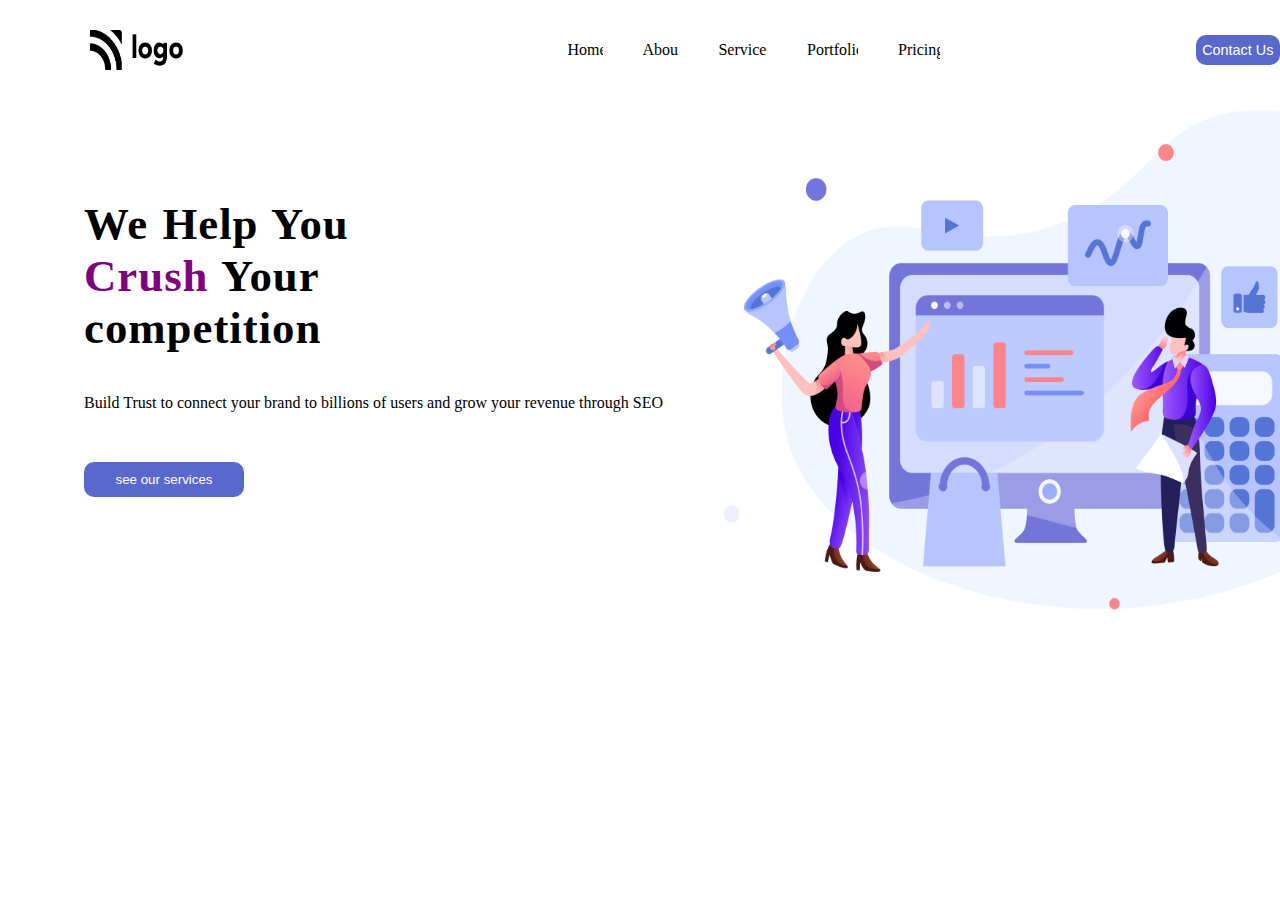
<file: Feb-04/index.html>
<!DOCTYPE html>
<html lang="en">
<head>
    <meta charset="UTF-8">
    <meta name="viewport" content="width=device-width, initial-scale=1.0">
    <link rel="stylesheet" href="./style.css">
    <title>Document</title>
</head>
<body>
    <nav>
        <img src="./Assests/Logo.png" alt="Logo" height="40px" width="100px">
        <ul>
            <li><a href="#">Home</a></li>
            <li><a href="#">About</a></li>
            <li><a href="#">Services</a></li>
            <li><a href="#">Portfolio</a></li>
            <li><a href="#">Pricing</a></li>
        </ul>
        <button>
            <a href="#">Contact Us</a>
        </button>
    </nav>
    <section>
        
        <div class="left_section">

            <h1>We Help You <br><span style="color: purple;">Crush </span>Your <br> competition</h1>
            <p>Build Trust to connect your brand to billions of users and grow your revenue through SEO</p>
            <button><a href="#">see our services</a></button>
        </div>
        <div class="right_section">
            <img src="./Assests/Header Illustration.png" alt="">
        </div>



    </section>
</body>
</html>
</file>
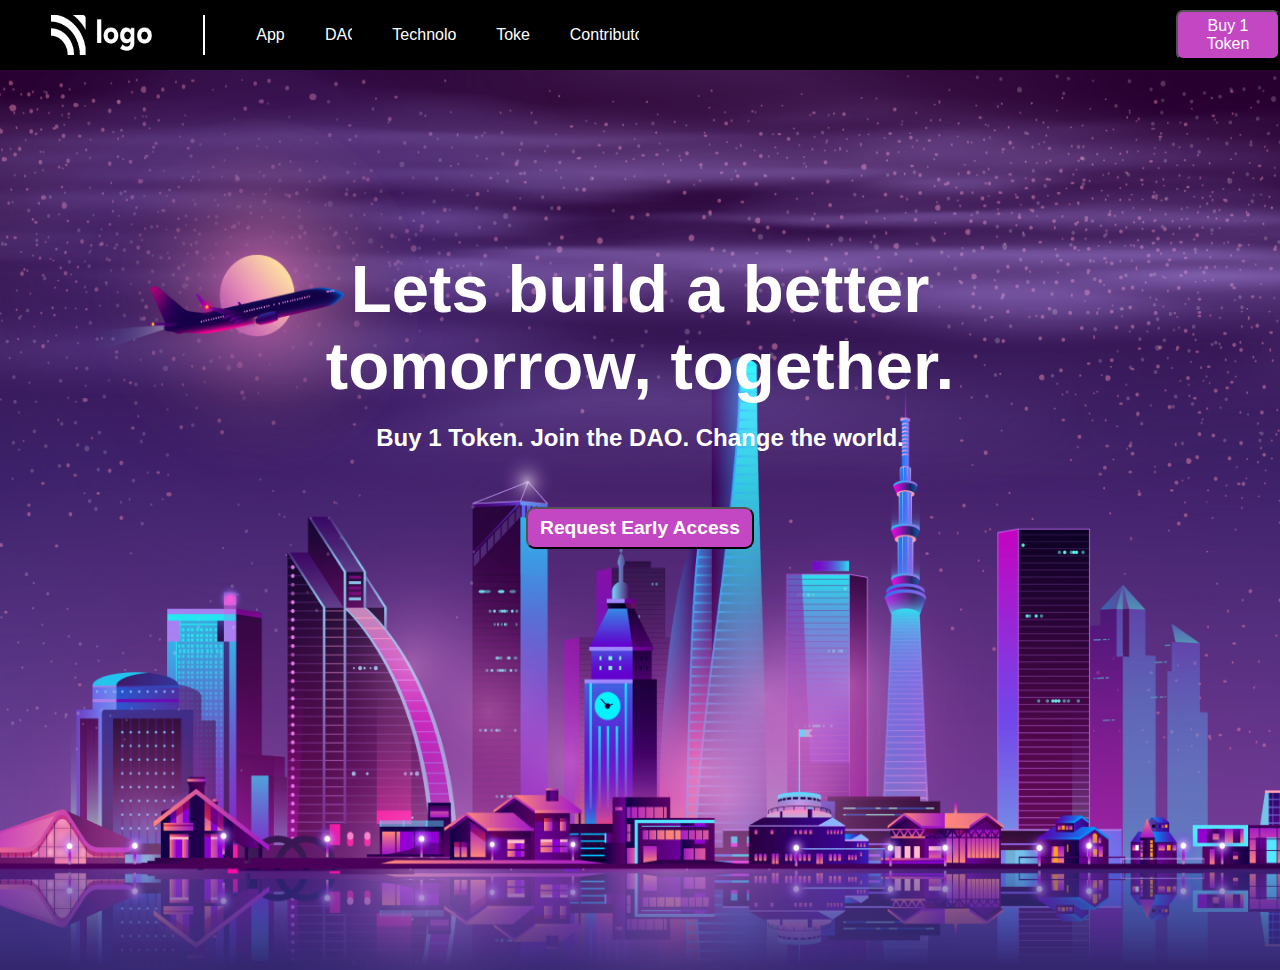
<file: Feb-05/index.html>
<!DOCTYPE html>
<html lang="en">
<head>
    <meta charset="UTF-8">
    <meta name="viewport" content="width=device-width, initial-scale=1.0">
    <title>Document</title>
    <link rel="stylesheet" href="./style.css">
</head>
<body>
    <nav>
        <img src="./assets/white-logo.png" alt="Logo">
        <hr color="white" size="40px">
        <ul>
            <li><a href="#">Apps</a></li>
            <li><a href="#">DAO</a></li>
            <li><a href="#">Technology</a></li>
            <li><a href="#">Token</a></li>
            <li><a href="#">Contributors</a></li>
        </ul>
        <button><a href="#">Buy 1 Token</a></button>
    </nav>
    <section>
       
        <div class="text">
            <h1>
                    Lets build a better <br> tomorrow, together.
            </h1>
            <p>Buy 1 Token. Join the DAO. Change the world.</p>

            <button>
                    <a href="#">Request Early Access</a>
            </button>
        </div>

    </section>
</body>
</html>
</file>
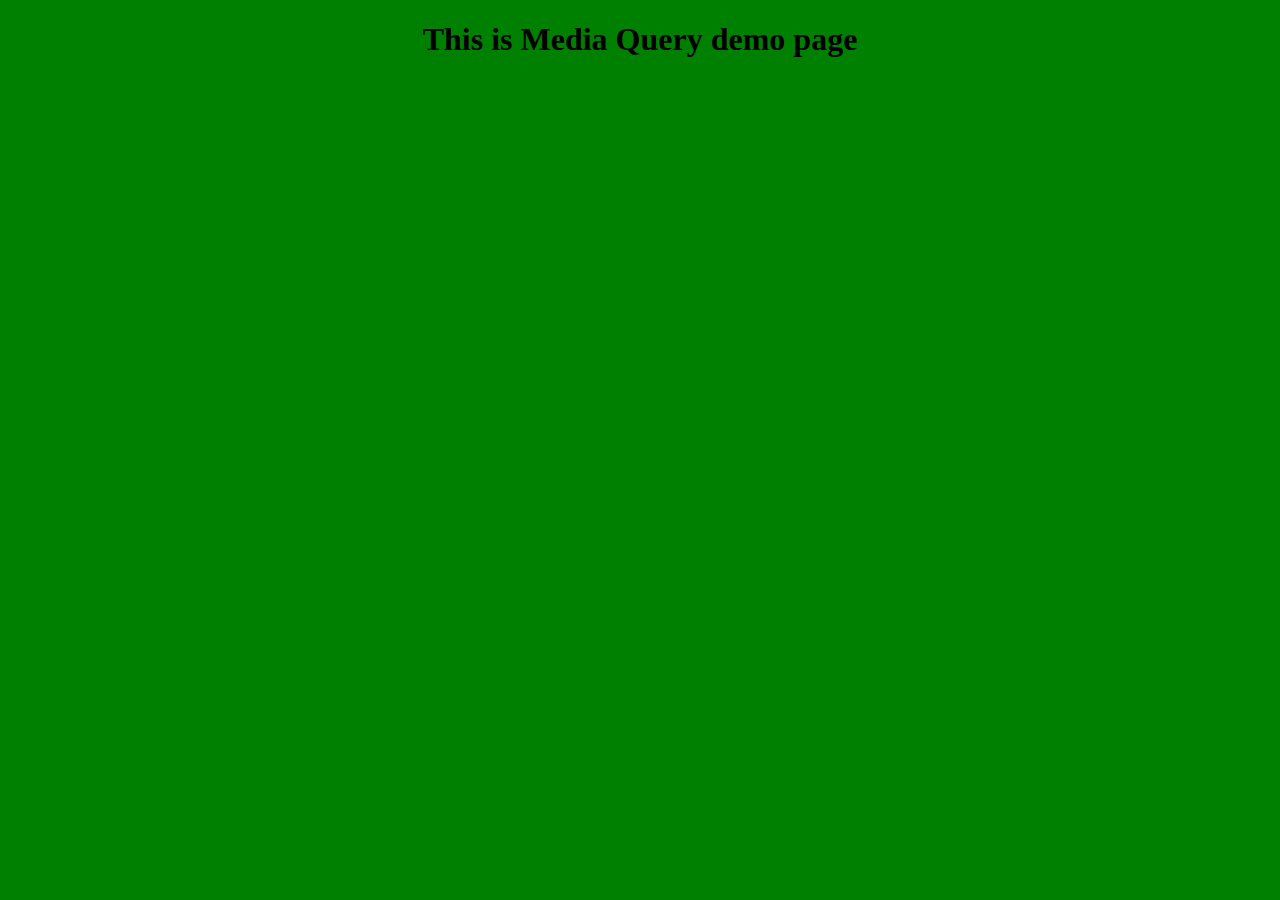
<file: Feb-09/index.html>
<!DOCTYPE html>
<html lang="en">
<head>
    <meta charset="UTF-8">
    <meta name="viewport" content="width=device-width, initial-scale=1.0">
    <title>Media Query</title>
    <link rel="stylesheet" href="./style.css">
</head>
<body>
        <h1 style="text-align: center;">This is Media Query demo page</h1>
</body>
</html>
</file>
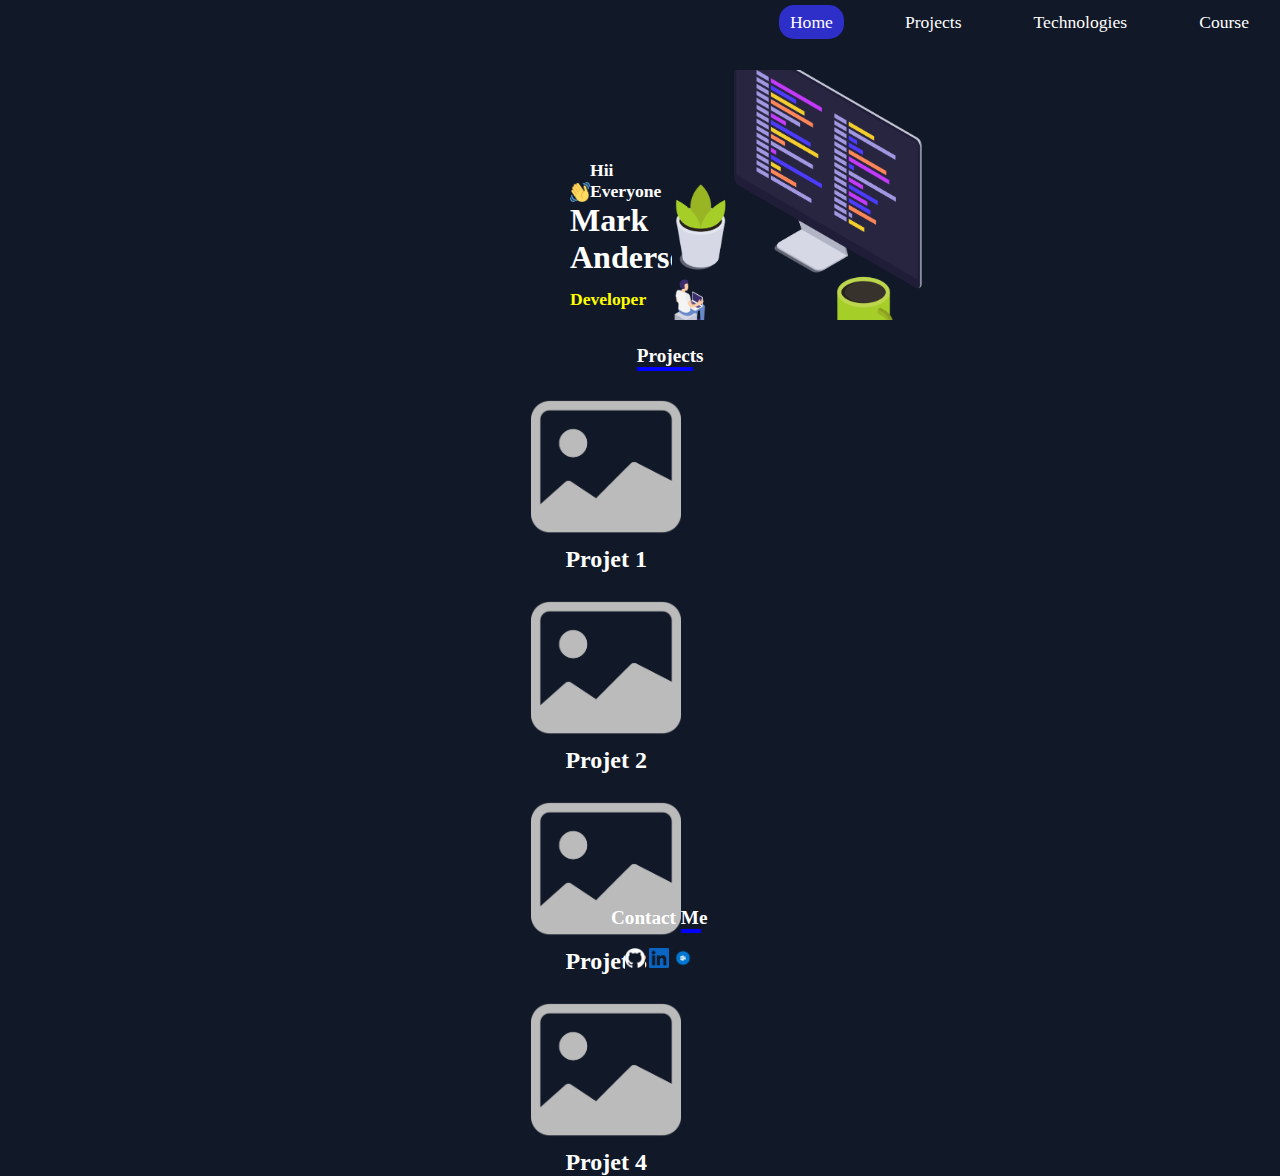
<file: Feb-10/index.html>
<!DOCTYPE html>
<html lang="en">
<head>
    <meta charset="UTF-8">
    <meta name="viewport" content="width=device-width, initial-scale=1.0">
    <link rel="stylesheet" href="./style.css">
    <title>Document</title>
</head>
<body>
        <!----------------------------------- Header -------------------------------------------->
    <header>
        <nav>
            <input type="checkbox" id="check">
            <ul id="menu-list">
                <li><a href="#" id="active">Home</a></li>
                <li><a href="#">Projects</a></li>
                <li><a href="#">Technologies</a></li>
                <li><a href="#">Course</a></li>
            </ul>
            <label for="check " class="hamburger">
                <img src="./Assets/hambrger.png" alt="hamburger">
            </label>
        </nav>
    </header>
    
    <main>
        <!----------------------------------- Section -------------------------------------------->
        <section>
            <!------------------------ Wrapper-1 ----------------------------->

             <div class="wrapper-1"> 
                <div class="left-section">
                    <div class="label">
                        <img src="./Assets/waving-hand.png" alt="waving-hand">
                        <h2>Hii Everyone</h2>
                    </div>
                    <div class="text">
                        <h1>Mark Anderson <br>
                            <span>Developer</span>
                        </h1>
                    </div>
                </div>
                <div class="right-section">
                    <img src="./Assets/pc-image.png" alt="">
                </div>
            </div>  
            
            <!------------------------ Wrapper-2 ----------------------------->
            <div class="wrapper-2">
                <h2>Projects</h2>
                <hr>
                
                <div class="project-container">
                    <div class="box project1">
                        <img src="./Assets/image.png" alt="img">
                        <h1>Projet 1</h1>
                    </div>
                    <div class="box project2">
                        <img src="./Assets/image.png" alt="img">
                        <h1>Projet 2</h1>
                    </div>
                    <div class="box project3">
                        <img src="./Assets/image.png" alt="img">
                        <h1>Projet 3</h1>
                    </div>
                    <div class="box project4">
                        <img src="./Assets/image.png" alt="img">
                        <h1>Projet 4</h1>
                    </div>
                </div>
            </div>
        </section>
   <!----------------------------------- Footer -------------------------------------------->
        <footer>
            <div class="footer-box">
                <h2>Contact Me</h2>
                <hr>
                <div class="social-link">
                    <a href="#"><img src="./Assets/github.png" alt="Gihtub"></a>
                    <a href="#"><img src="./Assets/linkedin.png" alt="Linkedin"></a>
                    <a href="#"><img src="./Assets/outlook.png" alt="Outlook"></a>
                </div>
            </div>
        </footer>

    </main>
</body>
</html>
</file>
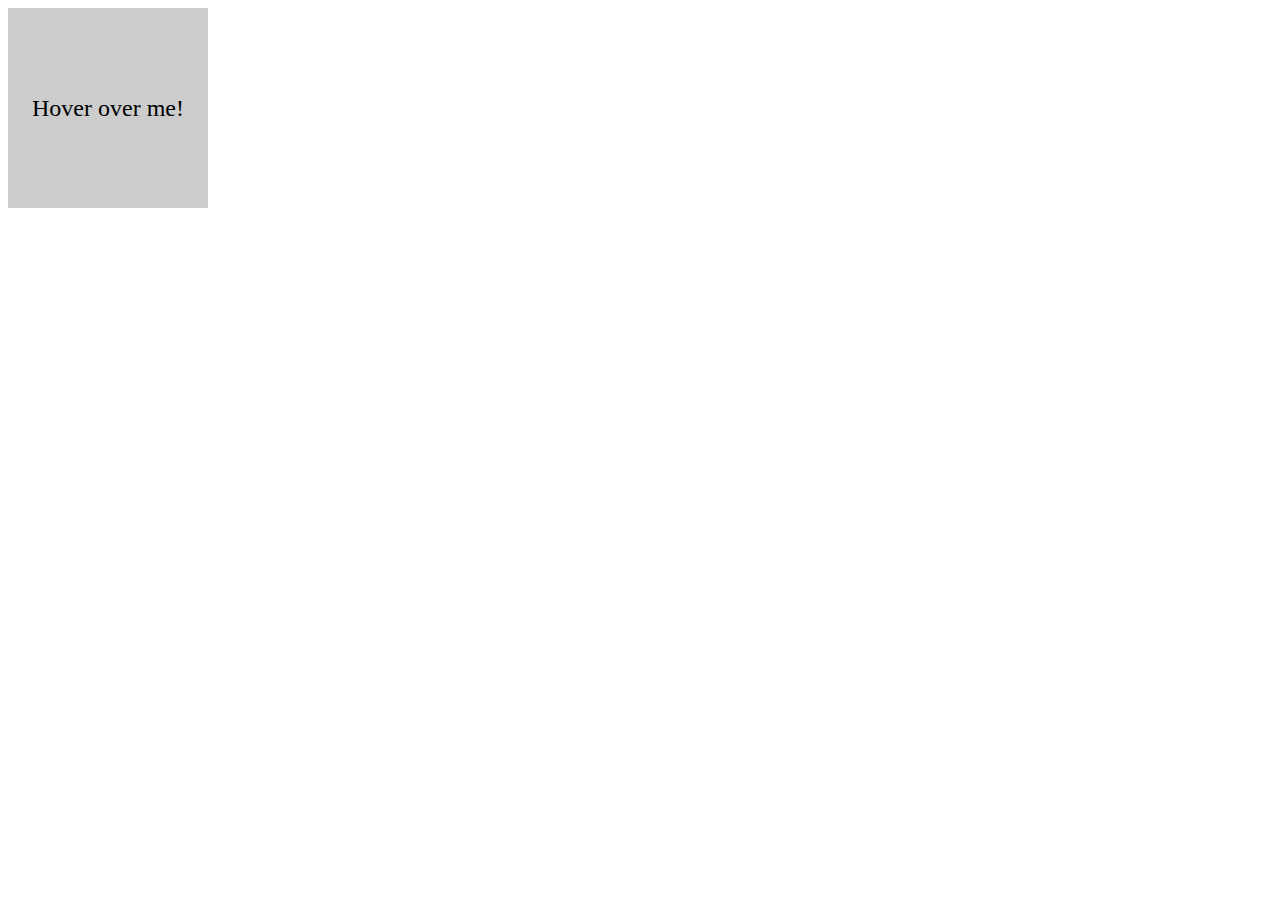
<file: Feb 27 JavaScript DOM/03_MouseoverAndMouseout/index.html>
<!DOCTYPE html>
<html lang="en">

<head>
    <meta charset="UTF-8">
    <meta name="viewport" content="width=device-width, initial-scale=1.0">
    <title>Document</title>
    <style>
        #hover-box {
            width: 200px;
            height: 200px;
            background-color: #ccc;
            text-align: center;
            line-height: 200px;
            font-size: 24px;
            cursor: pointer;
        }
    </style>
</head>

<body>
    <div id="hover-box">Hover over me!</div>
</body>
<script>
        const hover = document.getElementById('hover-box');

        hover.addEventListener('mouseover', ()=>{
            hover.style.backgroundColor = 'red';
            hover.textContent='MouseOver'
        })
        hover.addEventListener('mouseout', ()=>{
            hover.style.backgroundColor= 'white';
            hover.textContent='MouseOut '
        })
</script>

</html>
</file>
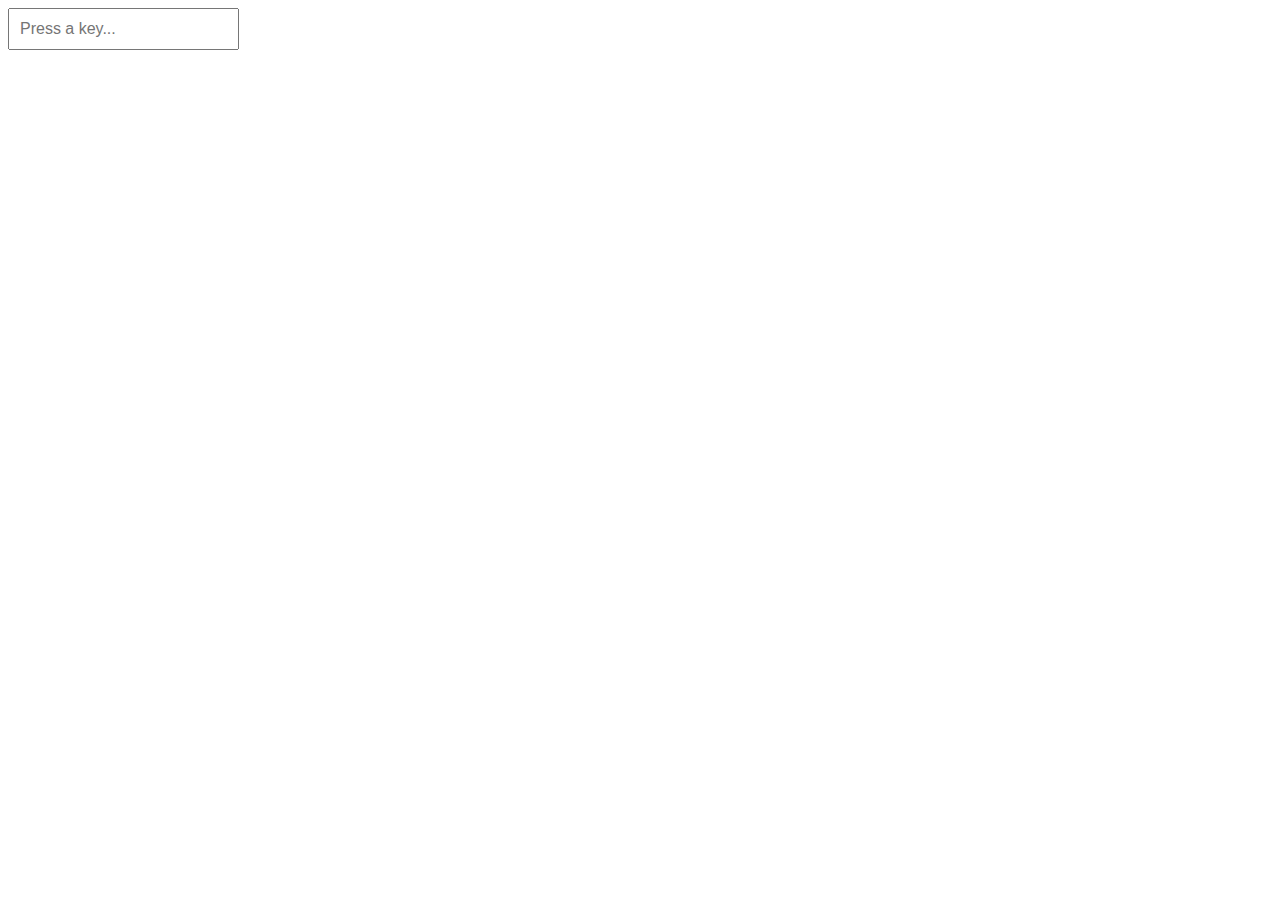
<file: Feb 27 JavaScript DOM/04_keypress/index.html>
<!DOCTYPE html>
<html lang="en">

<head>
    <meta charset="UTF-8">
    <meta name="viewport" content="width=device-width, initial-scale=1.0">
    <title>Document</title>
    <style>
        #keypress-input {
            padding: 10px;
            font-size: 16px;
            margin-bottom: 10px;
        }

        #display {
            font-size: 18px;
        }
    </style>
</head>

<body>
    <input type="text" id="keypress-input" placeholder="Press a key...">
    <div id="display"></div>
</body>
<script>
    // Get the input element and display element
    const input = document.getElementById('keypress-input');
    const display = document.getElementById('display');

    // Add event listener for keypress
    input.addEventListener('keypress', (event) => {
        const keyPressed = event.key;
        display.textContent = `You pressed: ${keyPressed}`;
    });

</script>

</html>
</file>
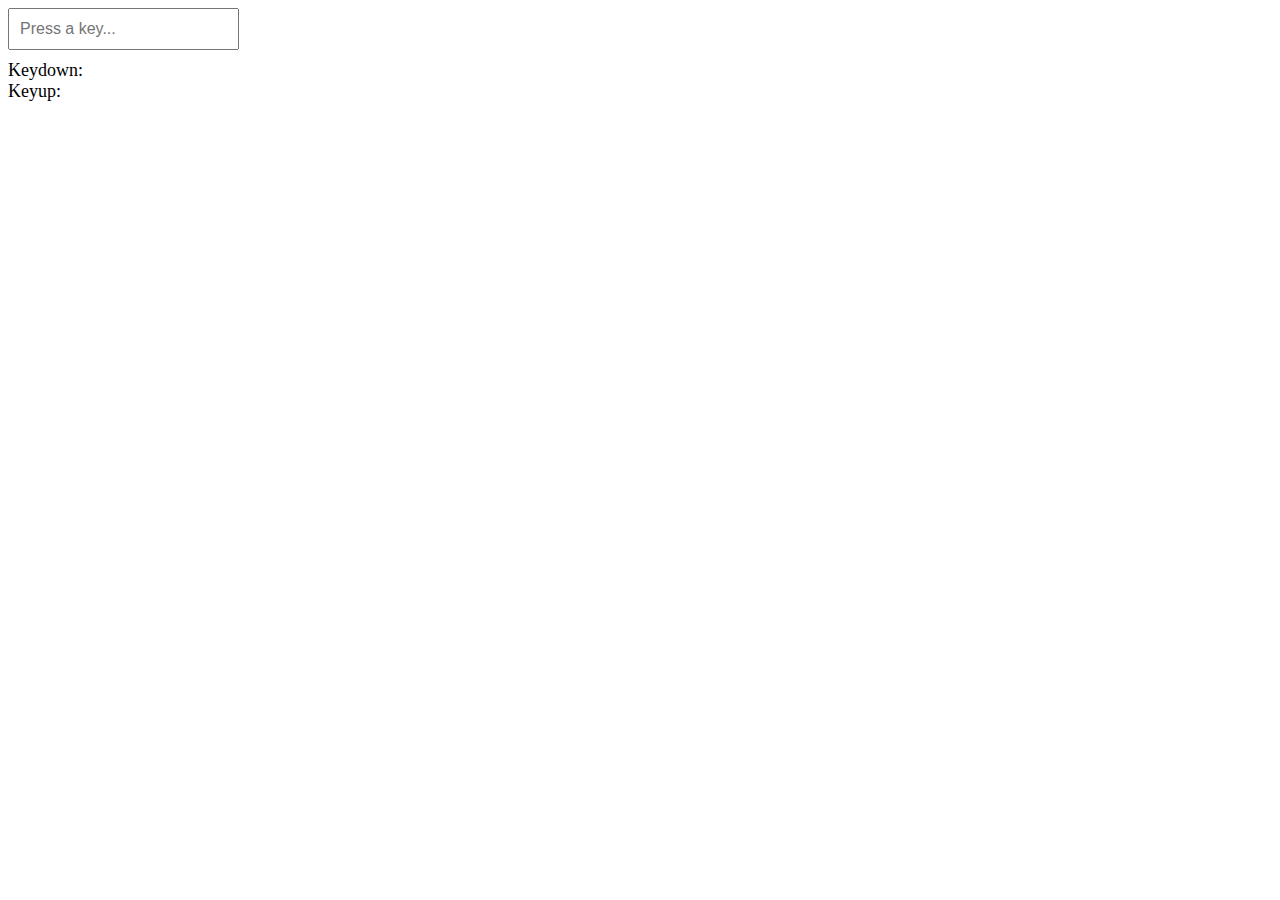
<file: Feb 27 JavaScript DOM/05_KeydownAndKeyup/index.html>
<!DOCTYPE html>
<html lang="en">

<head>
    <meta charset="UTF-8">
    <meta name="viewport" content="width=device-width, initial-scale=1.0">
    <title>Document</title>
    <style>
        #keypress-input {
            padding: 10px;
            font-size: 16px;
            margin-bottom: 10px;
        }

        #keydown-display,
        #keyup-display {
            font-size: 18px;
        }
    </style>
</head>

<body>
    <input type="text" id="keypress-input" placeholder="Press a key...">
    <div id="keydown-display">Keydown: </div>
    <div id="keyup-display">Keyup: </div>
</body>
<script>
    // Get the input element and display elements
    const input = document.getElementById('keypress-input');
    const keydownDisplay = document.getElementById('keydown-display');
    const keyupDisplay = document.getElementById('keyup-display');

    // Add event listener for keydown
    input.addEventListener('keydown', (event) => {
        const keyPressed = event.key;
        keydownDisplay.textContent = `Keydown: ${keyPressed}`;
    });

    // Add event listener for keyup
    input.addEventListener('keyup', (event) => {
        const keyReleased = event.key;
        keyupDisplay.textContent = `Keyup: ${keyReleased}`;
    });

    

</script>

</html>
</file>
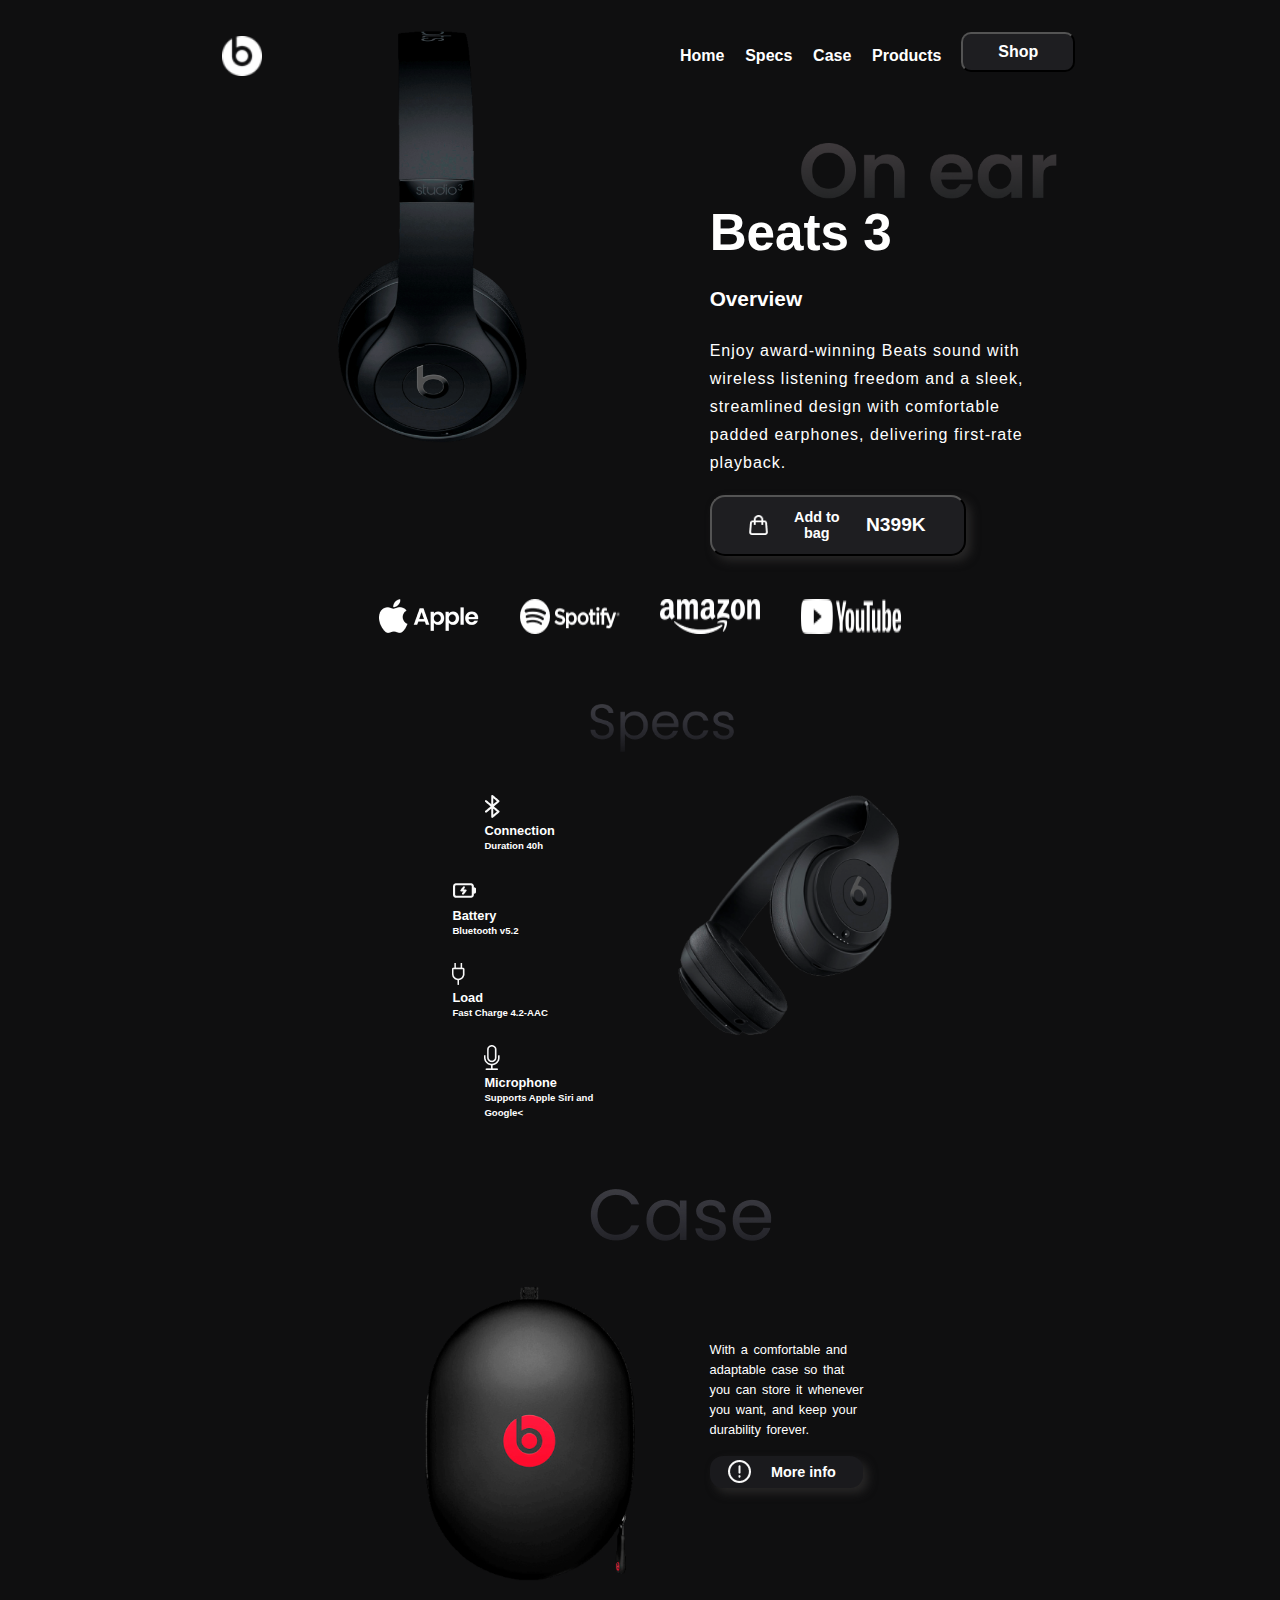
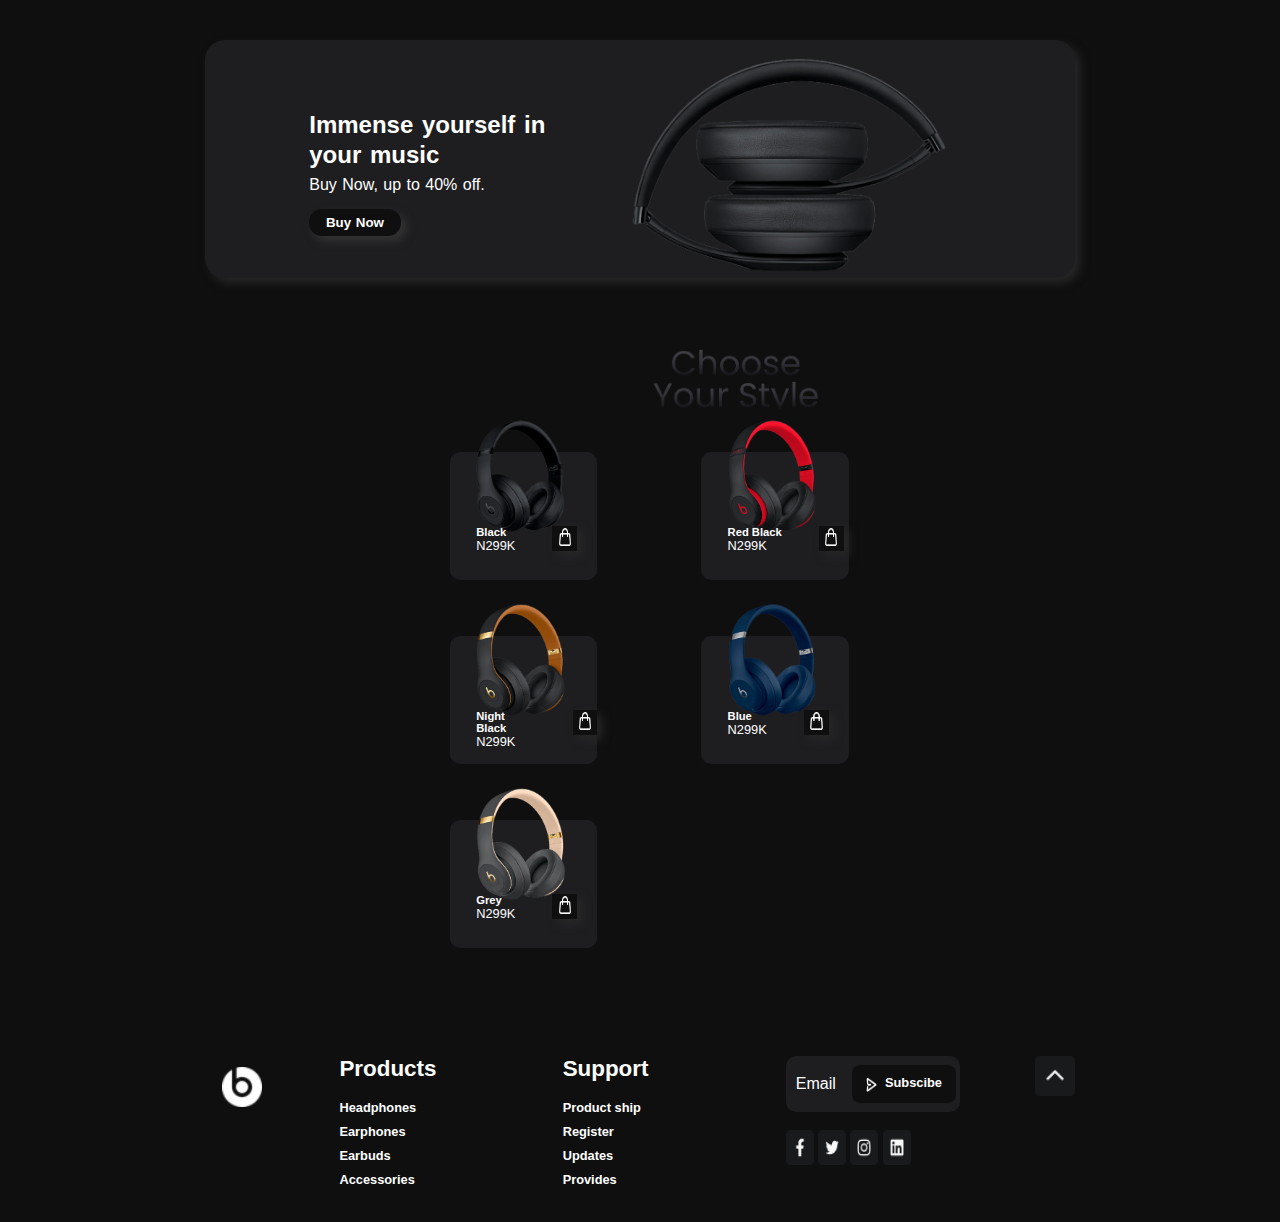
<file: Projects-6 [Feb-11]/01 Beats/index.html>
<!DOCTYPE html>
<html lang="en">
  <head>
    <meta charset="UTF-8" />
    <meta name="viewport" content="width=device-width, initial-scale=1.0" />
    <link rel="stylesheet" href="./style.css" />
    <title>Document</title>
  </head>
  <body>
    <header>
      <!---------------- Logo----------------->
      <img src="./Images/beatsLogo.png" alt="logo" class="logo" />
      <div class="main-img">
        <img src="./Images/mainImage.png" alt="Main-img" />
      </div>
      <nav>
        <ul>
          <li><a href="#">Home</a></li>
          <li><a href="#">Specs</a></li>
          <li><a href="#">Case</a></li>
          <li><a href="#">Products</a></li>
        </ul>
        <button><a href="#">Shop</a></button>
      </nav>
    </header>
    <!-------------------------- Creating the Main Page ------------------------------->
    <main>
      <section>
        <div class="on-ear">
          <img src="./Images/onEar.png" alt="on-ear" />
        </div>

        <h1>Beats 3</h1>
        <h2>Overview</h2>
        <p>
          Enjoy award-winning Beats sound with <br />wireless listening freedom
          and a sleek, <br />
          streamlined design with comfortable <br />
          padded earphones, delivering first-rate <br />
          playback.
        </p>
        <!-----Creating Add to bag Button ---->
        <button>
          <a href="#">
            <img
              src="./Icons/shoppingBag.png"
              alt="shopping-bag-icon"
              height="20px"
              width="20px"
            />
            <h2>Add to bag</h2>
            <h3>N399K</h3>
          </a>
        </button>
      </section>
      <!----------- Social-Link ----------->
      <div class="social-link">
        <img src="./Images/appleLogo.png" alt="apple-cion" id="apple-icon" />
        <img
          src="./Images/spotifyLogo.png"
          alt="spotify-icon"
          id="spotify-icon"
        />
        <img src="./Images/amazonLogo.png" alt="amazon-icon" id="amazon-icon" />
        <img
          src="./Images/youtubeLogo.png"
          alt="youtube-icon"
          id="youtube-icon"
        />
      </div>
      <!------------------------------ Specs -------------------------------------->
      <div class="specs">
        <div class="heading-text">
          <img src="./Icons/specsLogo.png" alt="Specs" />
        </div>
        <div class="container1">
          <div class="box1">
            <div class="wrap connection">
              <img src="./Icons/bluetooth.png" alt="Bluetooth" />
              <h1>Connection</h1>
              <h2>Duration 40h</h2>
            </div>
            <div class="wrap battery">
              <img src="./Icons/battery.png" alt="battery" />
              <h1>Battery</h1>
              <h2>Bluetooth v5.2</h2>
            </div>
            <div class="wrap load">
              <img src="./Icons/charger.png" alt="battery" />
              <h1>Load</h1>
              <h2>Fast Charge 4.2-AAC</h2>
            </div>
            <div class="wrap microphone">
              <img src="./Icons/mic.png" alt="battery" />
              <h1>Microphone</h1>
              <h2>Supports Apple Siri and Google<</h2>
            </div>
          </div>
          <div class="box2">
            <img src="./Images/specsImage.png" alt="spec-image" />
          </div>
        </div>
      </div>
      <!------------------------------ Case -------------------------------------->
      <div class="case">
        <div class="heading-text">
          <img src="./Icons/caseLogo.png" alt="Specs" />
        </div>
        <div class="container2">
          <div class="box1">
            <img src="./Images/caseImage.png" alt="Case" />
          </div>
          <div class="box2">
            <p>
              With a comfortable and <br />
              adaptable case so that <br />
              you can store it whenever <br />
              you want, and keep your <br />
              durability forever.
            </p>
            <button>
              <a href="#">
                <img src="./Icons/group.png" alt="" />
                <h2>More info</h2>
              </a>
            </button>
          </div>
        </div>
      </div>
      <!------------------------------ Buy-Now -------------------------------------->
      <div class="buy-product">
        <div class="box1">
            <h2>
                Immense yourself in <br>
                your music
            </h2>
            <p>Buy Now, up to 40% off.</p>
            <button>
                <a href="#">Buy Now</a>
            </button>
        </div>
        <div class="box2">
            <img src="./Images/buyNowSectionImage.png" alt="Buy-Now-Image">
        </div>
      </div>
      <!------------------------------ Choose Your Style -------------------------------------->
      <div class="products">
            <img src="./Icons/productLogo.png" alt="">
            <div class="container">
                <div class="style box1">
                    <div class="image">
                        <img src="./Images/black.png" alt="">
                    </div>
                    <div class="info">
                        <div class="text">
                            <h2>Black</h2>
                        <p>N299K</p>
                        </div>
                        <button>
                            <a href="#">
                                <img src="./Icons/shoppingBag.png" alt="">
                            </a>
                        </button>
                    </div>
                </div>
                <div class="style box2">
                    <div class="image">
                        <img src="./Images/redBlack.png" alt="">
                    </div>
                    <div class="info">
                        <div class="text">
                            <h2>Red Black</h2>
                        <p>N299K</p>
                        </div>
                        <button>
                            <a href="#">
                                <img src="./Icons/shoppingBag.png" alt="">
                            </a>
                        </button>
                    </div>
                </div>
                <div class="style box3">
                    <div class="image">
                        <img src="./Images/nightBlack.png" alt="">
                    </div>
                    <div class="info">
                        <div class="text">
                            <h2>Night Black</h2>
                        <p>N299K</p>
                        </div>
                        <button>
                            <a href="#">
                                <img src="./Icons/shoppingBag.png" alt="">
                            </a>
                        </button>
                    </div>
                </div>
                <div class="style box4">
                    <div class="image">
                        <img src="./Images/blue.png" alt="">
                    </div>
                    <div class="info">
                        <div class="text">
                            <h2>Blue</h2>
                        <p>N299K</p>
                        </div>
                        <button>
                            <a href="#">
                                <img src="./Icons/shoppingBag.png" alt="">
                            </a>
                        </button>
                    </div>
                </div>
                <div class="style box5">
                    <div class="image">
                        <img src="./Images/twilightGray.png" alt="">
                    </div>
                    <div class="info">
                        <div class="text">
                            <h2>Grey</h2>
                        <p>N299K</p>
                        </div>
                        <button>
                            <a href="#">
                                <img src="./Icons/shoppingBag.png" alt="">
                            </a>
                        </button>
                    </div>
                </div>
            </div>
      </div>
    </main>
    <footer>
        <div class="wrapper">
            <div class="logo">
                <img src="./Images/beatsLogo.png" alt="Beats_logo">
            </div>
            <div class="products">
                <h1>Products</h1>
                <br>
                <a href="#">Headphones</a>
                <a href="#">Earphones</a>
                <a href="#">Earbuds</a>
                <a href="#">Accessories</a>
            </div>
            <div class="support">
                <h1>Support</h1>
                <br>
                <a href="#">Product ship</a>
                <a href="#">Register</a>
                <a href="#">Updates</a>
                <a href="#">Provides</a>
            </div>
            <div class="link">
                <div class="email">
                    <p>Email</p>
                    <button>
                        <img src="./Icons/rightArrow.png" alt="">
                        <a href="#">Subscibe</a>
                    </button>
                </div>
                <br>
                <div class="social_link">
                    <a href="#"><img src="./Icons/facebook.png" alt="facebook"></a>
                    <a href="#"><img src="./Icons/twitter.png" alt="twitter"></a>
                    <a href="#"><img src="./Icons/instagram.png" alt="instagram"></a>
                    <a href="#"><img src="./Icons/linkedin.png" alt="linkedin"></a>
                </div>
            </div>
            <img src="./Icons/upArrow.png" alt="">
        </div>
    </footer>

  </body>
</html>
</file>
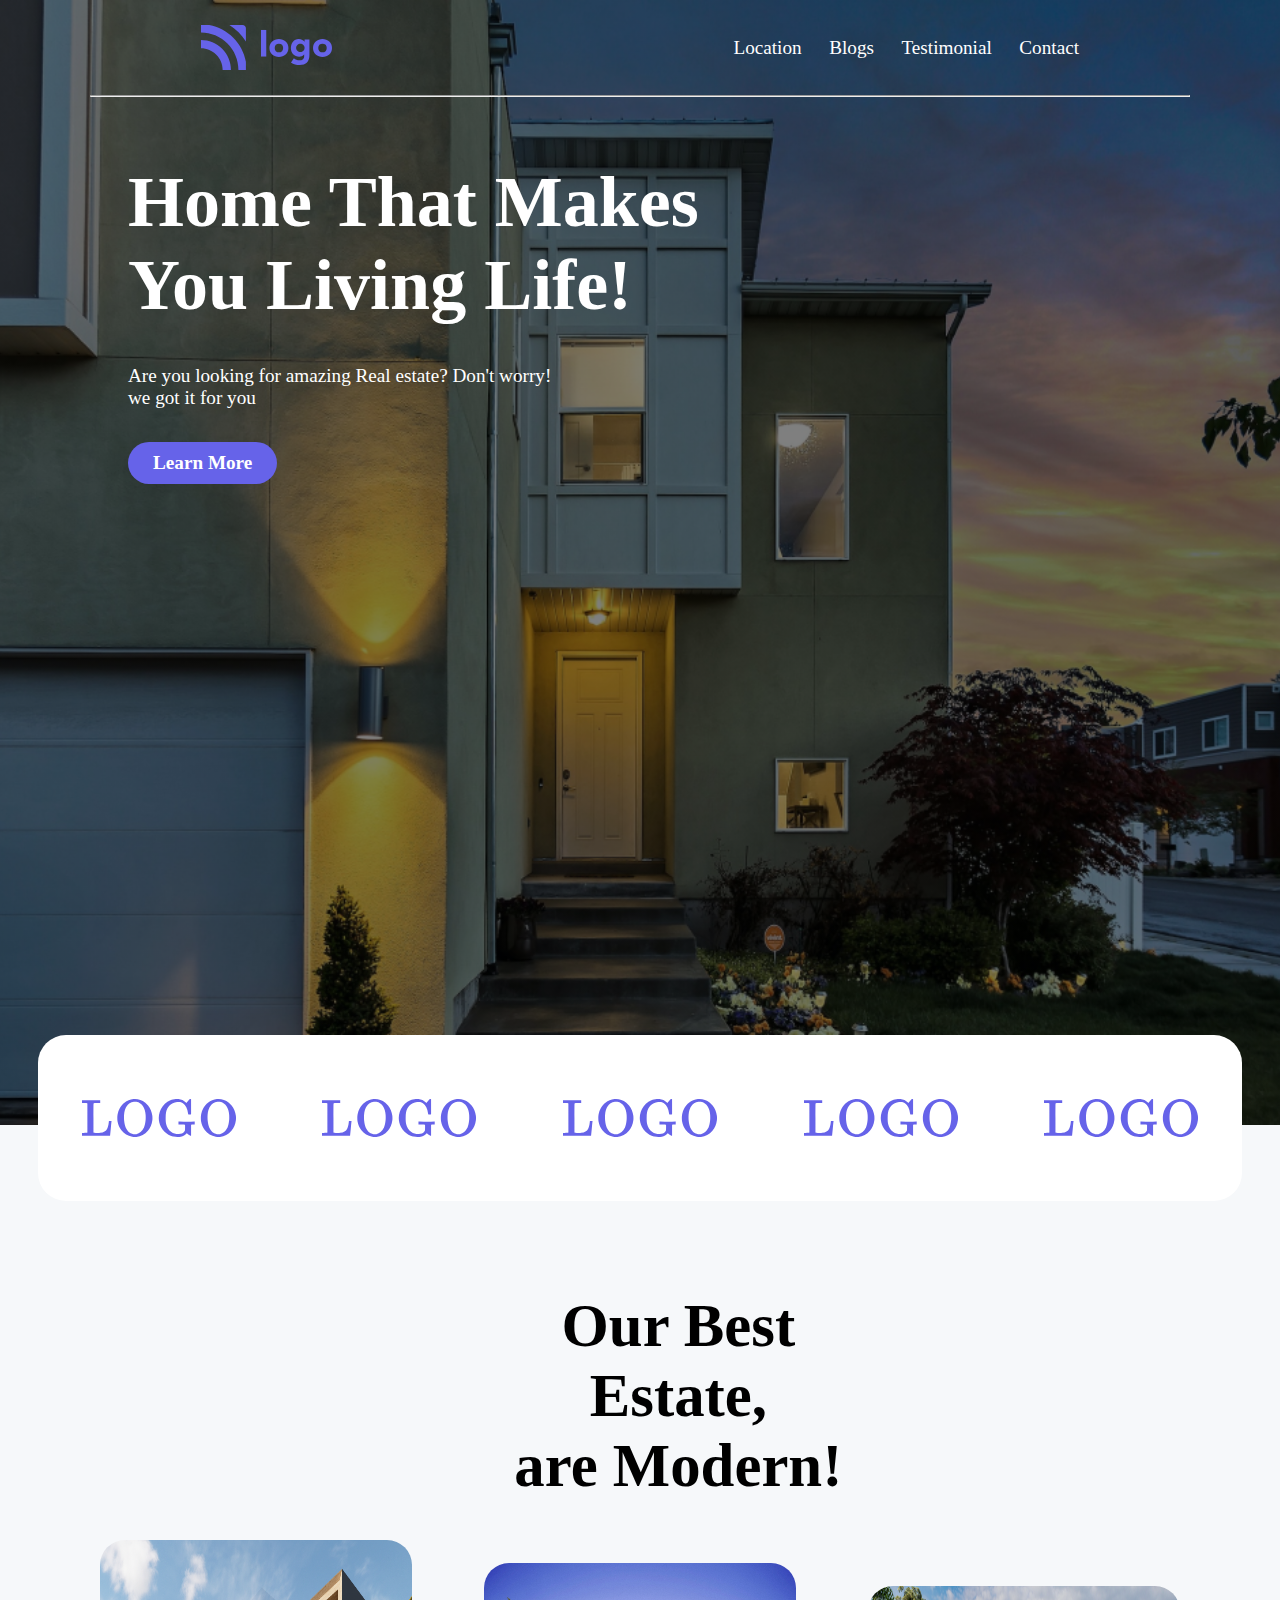
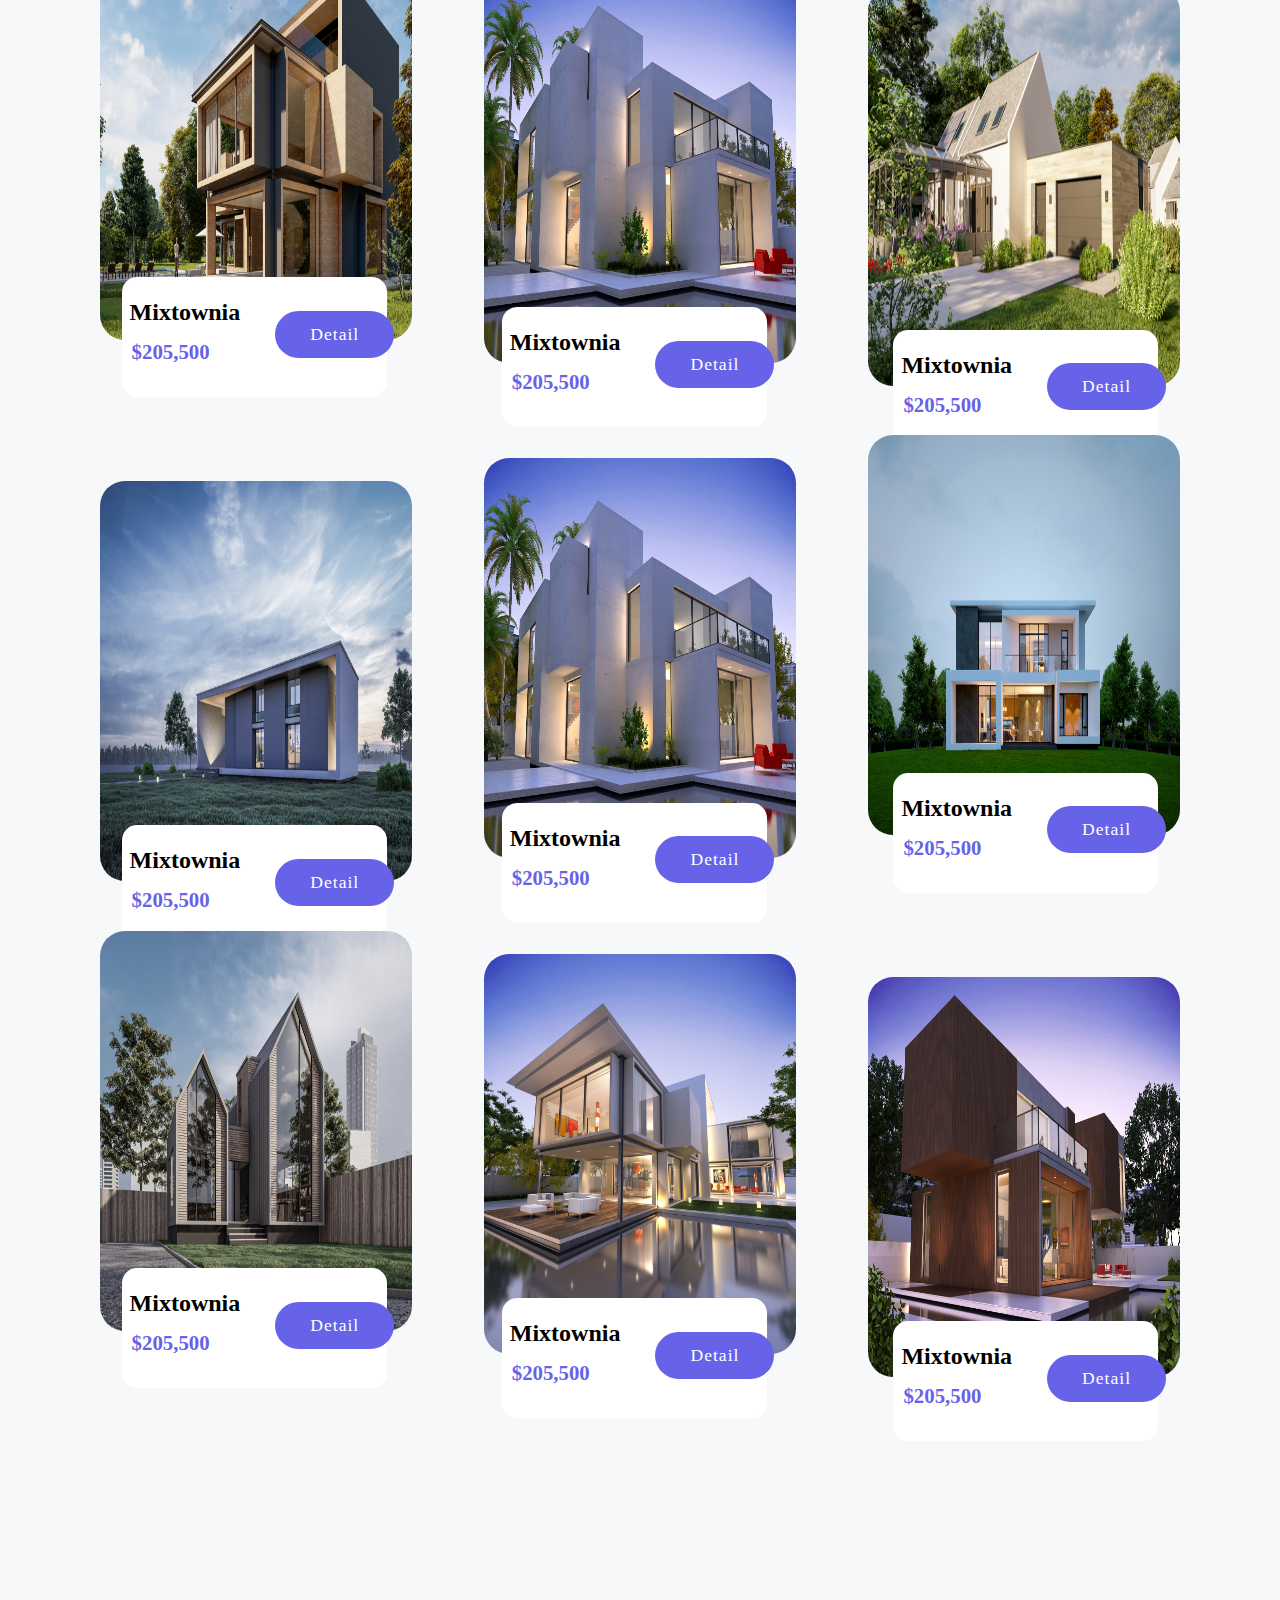
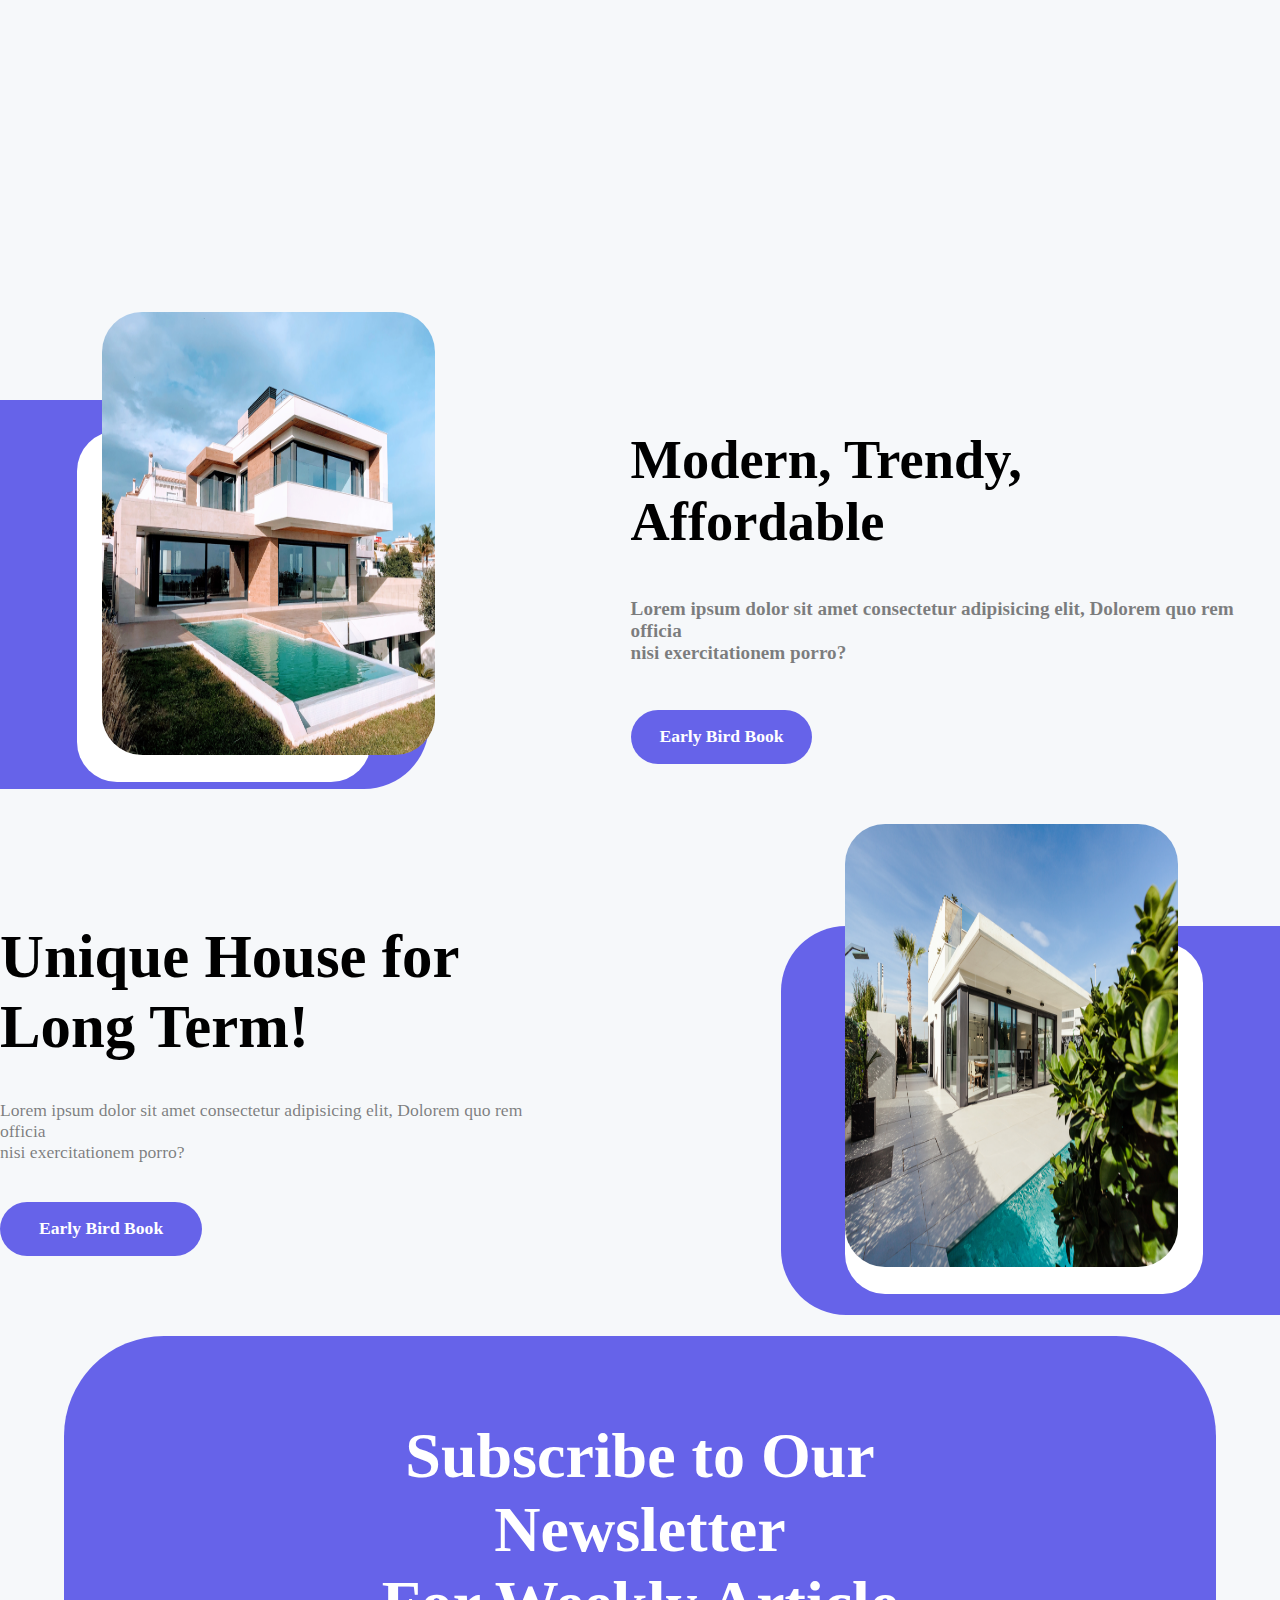
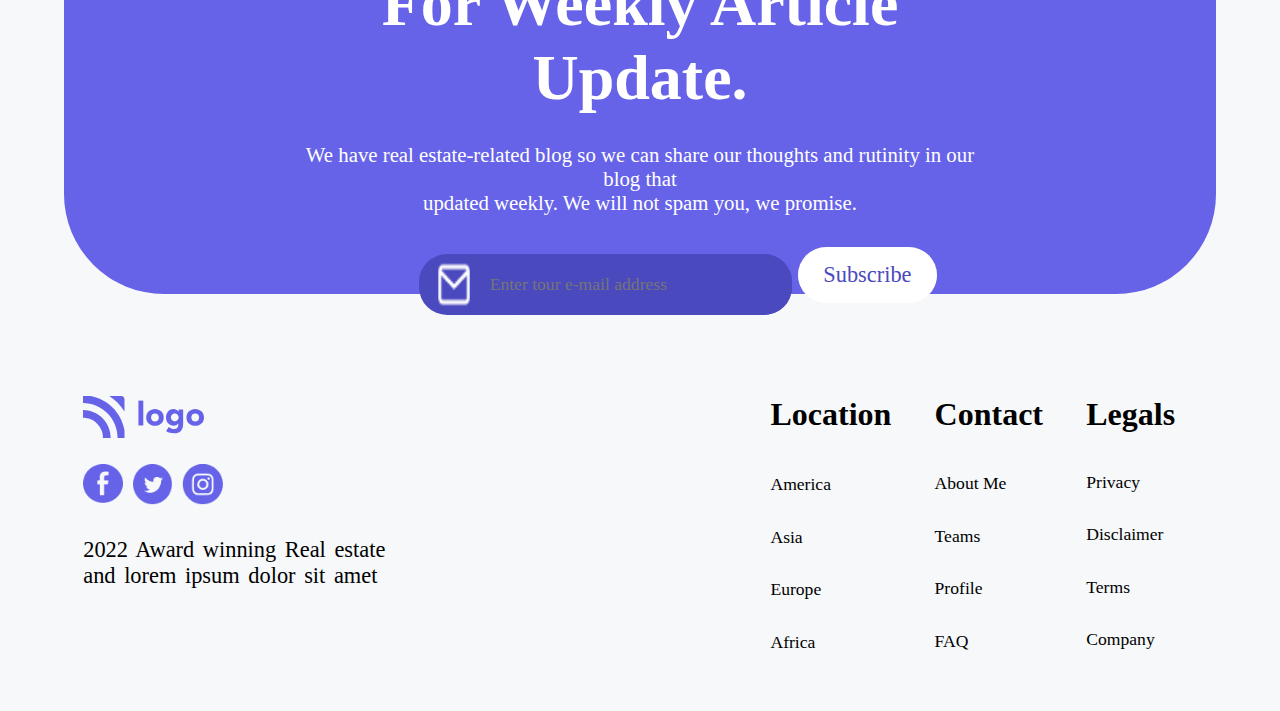
<file: Projects-6 [Feb-11]/02 Real Estate/index.html>
<!DOCTYPE html>
<html lang="en">
  <head>
    <meta charset="UTF-8" />
    <meta name="viewport" content="width=device-width, initial-scale=1.0" />
    <link rel="stylesheet" href="./style.css" />
    <title>Document</title>
  </head>
  <body>
    <!----------------------- Header ----------------------------->
    <header>
      <!---- Nav Bar ----->
      <nav>
        <img src="./Icons/Logo.svg" alt="" />
        <ul>
          <li><a href="#">Location</a></li>
          <li><a href="#">Blogs</a></li>
          <li><a href="#">Testimonial</a></li>
          <li><a href="#">Contact</a></li>
        </ul>
      </nav>
      <hr style="margin: 0 7%" />

      <!---- Header Text ----->

      <div class="header-text">
        <h1>
          Home That Makes <br />
          You Living Life!
        </h1>
        <p>
          Are you looking for amazing Real estate? Don't worry! <br />
          we got it for you
        </p>
        <button><a href="#">Learn More</a></button>
      </div>
    </header>

    <!------------------- Logo ------------------------>
    <div class="logo">
      <img src="./Icons/logoName.svg" alt="Logo" />
      <img src="./Icons/logoName.svg" alt="Logo" />
      <img src="./Icons/logoName.svg" alt="Logo" />
      <img src="./Icons/logoName.svg" alt="Logo" />
      <img src="./Icons/logoName.svg" alt="Logo" />
    </div>

    <main>
      <div class="center-heading">
        <h1>
          Our Best Estate, <br />
          are Modern!
        </h1>
      </div>
      <!------------------- Card ------------------------>
      <div class="card-box">
          
          <!------------------- Card 1 ------------------------>
         <div class="card1">
            <div class="home-image">
                <img src="./Images/cardImage1.png" alt="House-Image" id="img1">
                <img src="./Images/cardImage2.png" alt="House-Image" id="img2">
                <img src="./Images/cardImage3.png" alt="House-Image" id="img3">
                <div id="d1">
                    <h1>Mixtownia</h1>
                    <p>$205,500</p>
                    <button><a href="#">Detail</a></button>
                </div>
                <div id="d2">
                    <h1>Mixtownia</h1>
                    <p>$205,500</p>
                    <button><a href="#">Detail</a></button>
                </div>
                <div id="d3">
                    <h1>Mixtownia</h1>
                    <p>$205,500</p>
                    <button><a href="#">Detail</a></button>
                </div>
            </div>
         </div>
         
         <!------------------- Card 2 ------------------------>
         <div class="card2">
            <div class="home-image">
                <img src="./Images/cardImage4.png" alt="House-Image" id="img1">
                <img src="./Images/cardImage2.png" alt="House-Image" id="img2">
                <img src="./Images/cardImage6.png" alt="House-Image" id="img3">
                <div id="d1">
                    <h1>Mixtownia</h1>
                    <p>$205,500</p>
                    <button><a href="#">Detail</a></button>
                </div>
                <div id="d2">
                    <h1>Mixtownia</h1>
                    <p>$205,500</p>
                    <button><a href="#">Detail</a></button>
                </div>
                <div id="d3">
                    <h1>Mixtownia</h1>
                    <p>$205,500</p>
                    <button><a href="#">Detail</a></button>
                </div>
            </div>
         </div>
         <div class="card3">
            <div class="home-image">
                <img src="./Images/cardImage7.png" alt="House-Image" id="img1">
                <img src="./Images/cardImage8.png" alt="House-Image" id="img2">
                <img src="./Images/cardImage9.png" alt="House-Image" id="img3">
                <div id="d1">
                    <h1>Mixtownia</h1>
                    <p>$205,500</p>
                    <button><a href="#">Detail</a></button>
                </div>
                <div id="d2">
                    <h1>Mixtownia</h1>
                    <p>$205,500</p>
                    <button><a href="#">Detail</a></button>
                </div>
                <div id="d3">
                    <h1>Mixtownia</h1>
                    <p>$205,500</p>
                    <button><a href="#">Detail</a></button>
                </div>
            </div>
         </div>
      </div>
    </main>
    <!---------------------------- Booking ---------------------------------->
    <!------------Booking -1 ---------------->
    <div class="booking1">
        <div class="left-section">
            <div class="blue"></div>
            <div class="white"></div>
            <img src="./Images/featuresImage1.png" alt="">
        </div>
        <div class="right-section">
            <h1>Modern, Trendy, Affordable</h1>
            <p>Lorem ipsum dolor sit amet consectetur adipisicing elit, Dolorem quo rem officia <br> nisi exercitationem porro?</p>
            <button>
                <a href="#">Early Bird Book</a>
            </button>
        </div>
    </div>
     <!------------Booking -2 ---------------->
     <div class="booking2">
        <div class="left-section">
            <div class="blue"></div>
            <div class="white"></div>
            <img src="./Images/featuresImage2.png" alt="">
        </div>
        <div class="right-section">
            <h1>Unique House for <br> Long Term! </h1>
            <p>Lorem ipsum dolor sit amet consectetur adipisicing elit, Dolorem quo rem officia <br> nisi exercitationem porro?</p>
            <button>
                <a href="#">Early Bird Book</a>
            </button>
        </div>
      </div>
    <!---------------------------- Subscribe-Card ---------------------------------->
        <div class="subscribe-card">
          <div>
            <h1>Subscribe to Our Newsletter <br>
                For Weekly Article Update.
            </h1>
            <p>
              We have real estate-related blog so we can share our thoughts and rutinity in our blog that <br> updated weekly. We will not spam you, we promise.
            </p>
            <form>
              <div>
                <img src="./Icons/mail.png" alt="mail">
                <input type="text" placeholder="Enter tour e-mail address"/>
              </div>
              <button>Subscribe</button>
            </form>
          </div>
        </div>
        <footer>
          <div class="left-section">
            <img src="./Icons/Logo.svg" alt="">
            <div class="social-links">
              <a href="#"><img src="./Icons/facebook.png" alt=""></a>
              <a href="#"><img src="./Icons/twitter.png" alt=""></a>
              <a href="#"><img src="./Icons/instagram.png" alt=""></a>
            </div>
            <h4>
              2022 Award winning Real estate <br>
              and lorem ipsum dolor sit amet
            </h4>
          </div>
          <div class="right-section">
            <div class="location">
              <h1>Location</h1>
              <a href="#">America</a>
              <a href="#">Asia</a>
              <a href="#">Europe</a>
              <a href="#">Africa</a>
            </div>
            <div class="Contact">
              <h1>Contact</h1>
              <a href="#">About Me</a>
              <a href="#">Teams</a>
              <a href="#">Profile</a>
              <a href="#">FAQ</a>
            </div>
            <div class="Legals">
              <h1>Legals</h1>
              <a href="#">Privacy</a>
              <a href="#">Disclaimer</a>
              <a href="#">Terms</a>
              <a href="#">Company</a>
            </div>
          </div>
        </footer>
  </body>
</html>
</file>
<file: Feb-04/style.css>
*{
    margin: 0;
    padding: 0;
    overflow: hidden;
}
nav{
    display: flex;
    margin-top: 30px;
}
nav img{
    margin-left: 7%;
}
nav ul{
    margin-left: 30%;
    display: flex;
    gap: 40px;
    align-items: center;
    list-style: none; 
}
nav ul a{
    text-decoration: none;
    color: black;
}
nav button{
    margin-left: 20%;
    width: 90px;
    height: 30px;
    margin-top: 5px;
    background-color:#5869cb;
    border-style: none;
    border-radius: 10px;

}
nav button a{
    text-decoration: none;
    cursor: pointer;
    font-size: .9rem;
    font-weight: 400;
    color: white;
}
section{
    display: flex;
    width: 100vw;
    margin-left: 5%;
}
.left_section{
     display: flex;
    flex-direction: column; 
    gap: 20px;
    height: 350px;
    margin-top: 10%;
    padding-left: 20px;
    width: 660px

}
.left_section h1{
    font-size: 2.8rem;
    word-spacing: 2px;
    letter-spacing: 1px;
    padding-bottom: 20px;
}
.left_section button{
    width: 160px;
    height: 35px;
    /* transform: translate(100%,10%); */
    margin-top: 30px;
    background-color:#5869cb;
    border-radius: 10px;
    border-style: none;
}
.left_section button a{
    text-decoration: none;
    color: white;
}
.right_section{
    width: 50%;
    height: 500px;
    margin-top: 40px;

}
.right_section img{
    height: 100%
}
</file>
<file: Feb-05/style.css>
*{
    margin: 0;
    padding: 0;
    overflow: hidden;
    font-family: 'Franklin Gothic Medium', 'Arial Narrow', Arial, sans-serif
}
nav{
    background-color: black;
    display: flex;
    align-items: center;
    height: 70px;
}
hr{
    margin-left: 4%;
}
nav img{
    height: 40px;
    margin-left:4%;
}
nav ul{
    margin-left: 4%;
    display: flex;
    gap: 40px;
}
nav ul li{
    list-style: none;

}
nav ul a{
    color: white;
    text-decoration: none;
}
nav button{
    border-radius: 7px;
    margin-left: 42%;
    padding: 5px 12px;
    background-color: rgb(195, 71, 195);

}
nav button a{
    text-decoration: none;
    font-weight: 530;
    font-size: 1rem;
    color: white;

}
section{
   background-image: url(./assets/bg.png);
   background-repeat: no-repeat;
   background-position: center;
   background-size: 100% 100% ;
   height: 100vh;
   width: 100vw;
}
   
.text{
    width: 50%;
    height: 50%;
    transform: translate(50%,40%);
    text-align: center;

}
.text h1{
    color: white;
    font-size: 4.2rem;
    font-weight: 750;
}
.text p{
    color: white;
    font-size: 1.5rem;
    font-weight: 570;
    margin-top: 20px;
}
.text button{
    margin-top: 55px;
    padding: 8px 12px;
    border-radius: 9px;
    background-color: rgb(195, 71, 195);
}
.text button a{
    color: white;
    font-size: 1.2rem;
    text-decoration: none;
    font-weight: 550;
}
</file>
<file: Feb-09/style.css>
body{
    background-color: rgb(105, 203, 177);
}
@media screen and (max-width: 1440px) { 
    
    body{
        display: hidden;
        background-color: green;
    }
    
}
@media screen and (max-width: 1024px) { 
    
    body{
        background-color: orange;
    }

}
@media screen and (max-width: 768px) { 
    
    body{
        background-color: skyblue;
    }

}
@media screen and (max-width: 425px) { 
    
    body{
        background-color: red;
    }

}
</file>
<file: Feb-10/style.css>
*{
    padding: 0;
    margin: 0;
    box-sizing: border-box;
    color: white;
    background-color: #111827;
}

/* --------------------------- Header ---------------------------------- */

nav{
    padding: 12px 20px ;
    height: 70px;
}
ul{
    width: 33%;
    float: right;
}
nav ul{
    display: flex;
    gap: 50px;
    list-style: none;
    justify-content: flex-end;
}
nav ul a{
    text-decoration: none;
    font-size: 1.1rem;  
    transition: all 0.4s ease 0s;
    border: 1px solid transparent;
    border-radius: 15px;
    padding: 6px 10px;
}
a#active , a:hover{
    background-color: rgb(46, 46, 200);
}
/* ---------------------------- Section ---------------------------------- */

section{
    margin: 0 25%;
    width: 55%;
    height: 93vh;
}

/* ---------------------------- Wrapper-1 ---------------------------------- */
.wrapper-1{
    display: flex;
}
.left-section{
    width: 50%;
    padding-top: 90px;
    padding-left: 250px;
}
.right-section{
    width: 50%;
}
.label{
    display: flex;
    align-items: end;
}
.label img{
    height: 20px;
    width: 20px;
}
.label h2{
    font-size: 1.1rem;
}
.text span{
    font-size: 1.1rem;
    color: yellow;
}
.right-section img{
    height: 250px;
    width: 250px;
}

/* ---------------------------- Wrapper-2 ---------------------------------- */
.wrapper-2 h2{
    font-size: 1.2rem;
    padding: 3% 45% 0 45%;
}
.wrapper-2 hr{
    border: 2px solid blue;
    margin: 0 47% 3% 45%;
}
.project-container{
    width: 40%;
    display: flex;
    gap: 20px;
    flex-wrap: wrap;
    margin: 0% 30%;
}
.project-container img{
    height: 150px;
    width: 150px;
}
.box h1{
    text-align: center;
    font-size: 1.5rem;
}
/* ---------------------------- Footer ---------------------------------- */
footer{
    width: 15%;
    height: 90px;
    margin: 0 40% 0 44%;
    text-align: center;
}
.footer-box hr{
    border: 2px solid blue;
    margin: 0 28% 0 28%;
}
.footer-box h2{
    font-size: 1.2rem;
}
.social-link{
    margin-top: 8%;
}
.social-link img{
    height: 20px;
    width: 20px;
}
.hamburger img{
    height: 25px;
    width: 25px;
}
.hamburger{
    display: none ;
    height: fit-content;
    cursor: pointer;
    transition: .3s;
}
#check{
    display: none;
}
@media screen and (max-width:768px) {
    nav ul{
       flex-direction: column;
       gap: 30px;
       align-items: center;
       justify-content: center;
       width: 80%;
       position: fixed;
       top: 0;
       right: 0;
       z-index: 100;
       background-color:  black;
       transition: all 0.4s ease-in-out;
    }
    nav ul li{
        margin-top: 40px;
    }
    nav ul li a{
        padding: 10px;
    }
    .hamburger{
        display: block;
    }
    #check:checked, nav ul{
        right: 0;
    }
}
</file>
<file: Projects-6 [Feb-11]/01 Beats/style.css>
*{
    padding: 0;
    margin: 0;
    box-sizing: border-box;
    font-family: "Poppins", sans-serif;
    color: #ffffff;
}
body{
    background: #0f0f10;
    overflow-x: hidden;
    padding: 2% 16%;
}
header{
    display: flex;
}
.logo{
    margin-left: 2%;
    height: 40px;
    width: 80px;
    margin-top: 1.2%;
    cursor: pointer;
}
.main-img{
    overflow: visible;
    margin-left: 8%;
    height: 100px;
    width: 20%;
}
.main-img img{
    height: 420px;
    width: 200px;
}
nav{
    margin-left: 20%;
    height: 60px;
    display: flex;
    gap: 5%;
    width: 100%;
}
nav ul{
    list-style: none;
    width: 100%;
    display: flex;
    justify-content: space-between;
    align-items: center;
}
nav ul li a{
    text-decoration: none;
    font-weight: 600;
}
nav button{
    font-weight: 600;
    font-size: 1rem;
    margin-top: 1.5%;
    background-color: #1e1e21;
    height: 40px;
    padding: 0 35px;
    border-radius: 10px ;
}
nav button a{
    text-decoration: none;
}
/* -------------------------------------- Main Page ---------------------------------------- */
/* --------------- Section-1 ---------------- */
section{
    height: 60%;
    width: 42%;
    margin-left: 58%;
    margin-top: 2%;}
.on-ear img{
    margin-left: 25%;
    height: 80%;
    width: 70%;
}
section h1{
    font-size: 3.2rem;
    font-weight: 800;
}
section h2{
    margin: 7% 0;
    font-size: 1.3rem;
}
section p{
    letter-spacing: 1px;
    line-height: 28px;
}
section button{
    /* border: 2px solid white; */
    background-color: #1e1e21;
    box-shadow: 5px 5px 10px rgb(40, 39, 39);
    margin-top: 5%;
    border-radius: 15px;
    width: 70%;
    height: 13%;
}
section button a{
    height: 100%;
    width: 100%;
    padding: 0 15%;
    display: flex;
    gap: 20px;
    align-items: center;
    text-decoration: none;
    border-radius: 15px;
}
section button a img{
    font-weight: 900;
}
section button a h2{
    font-size: .9rem;
}
section button a h3{
    font-size: 1.2rem;
}
.social-link{
    /* border: 2px solid white; */
    display: flex;
    justify-content: space-between;
    margin: 5% 20%;
}

/*----------------------------- Specs ------------------------------------*/
.specs{
    height: 70%;
    width: 55%;
    margin: 8% 25% 5% 25%;
}
.specs .heading-text{
    height: 13%;
    width: 30%;
    margin-left: 35%;
}
.specs .heading-text img{
    height: 100%;
    width: 100%;
}
.container1{
    height: 79%;
    display: flex;
    margin-top: 8%;
}
.container1 .box1{

    margin-left: 30px;
    height: 100%;
    width: 50%;
    /* border: 2px solid blue; */
}
.container1 .box1 .connection, .microphone {
    margin-bottom: 25px;
    margin-left: 32px;
}

.container1 .box1 .battery, .load {
    margin-bottom: 25px;
}
.container1 .box1 .wrap{
    width: 60%;
    height: 15%;
    font-size: .4rem;
    line-height: 15px;
}
.container1 .box2{
    /* border: 4px solid white; */
    height: 100%;
    width: 50%;
}
.container1 .box2 img{
    height: 80%;
    width: 100%;
}
/*----------------------------- Case ------------------------------------*/
.case{
    height: 60%;
    width: 55%;
    margin: 0 25%;
}
.case .heading-text{
    height: 10%;
    width: 30%;
    margin-left: 35%;
    margin-bottom: 8%;
}
.container2{
    display: flex;
    height: 80%;
}
.container2 .box1{
    height: 100%;
    width: 60%;
}
.container2 .box1 img{
    height: 90%;
    width: 75%;
}
.container2 .box2{
    width: 40%;
    height: 80%;
}
.container2 .box2 p{
    margin-top: 30%;
    font-size: .8rem;
    word-spacing: 2px;
    line-height: 20px;
}
.container2 .box2 button{
    border-style: none;
    height: 15%;
    width: 80%;
    margin-top: 8%;
    border-radius: 13px ;
    background-color: #1a1a1d;
    box-shadow: 5px 5px 10px rgb(40, 39, 39);
}
.container2 .box2 button a{
    height: 100%;
    width: 100%;
    text-decoration: none;
    border-radius: 13px ;
    padding: 3% 12%;
    display: flex;
    align-items: center;
    gap: 20px;
}
.container2 button a h2{
    font-size: .9rem;
}

/*----------------------------- Buy_-Now ------------------------------------*/

.buy-product{
    margin-top: 6%;
    background-color: #1e1e21;
    box-shadow: 5px 5px 10px rgb(40, 39, 39);
    width: 100%;
    height: 42%;
    border-radius: 20px;
    display: flex;
    gap: 2%;
}
.buy-product .box1{
    height: 98%;
    width: 35%;
    margin: 8% 0 0 12%;
}
.buy-product .box1 h2{
    word-spacing: 2px;
    line-height: 30px;
    margin-bottom: 2%;
    font-weight: 800;
}
.buy-product .box1 p{
    word-spacing: 1px;
    margin-bottom: 5%;
}
.buy-product .box1 button{
    background-color: #0f0f10;
    word-spacing: 1px;
    height: 22%;
    width: 30%;
    padding: 6px 0;
    border-radius: 13px ;
    box-shadow: 5px 5px 10px rgb(53, 52, 52);
    border-style: none;
    cursor: pointer;
}
.buy-product .box1 button a{
    padding: 6px 0;
    height: 100%;
    width: 100%;
    text-decoration: none;
    border-radius: 5px ;
    font-weight: 700;
}
.buy-product .box2{
    height: 80%;
    margin-top: 2%;

}
.buy-product .box2 img{
    height: 95%;
    width: 90%;
}
/*----------------------------- Choose Your Style ------------------------------------*/
.products{
    margin: 8% 25%;
    height: 83%;
    width: 55%;
}
.products img{
    height: 12%;
    width: 35%;
    margin-left: 48%;
}
.products .container{
    width: 100%;
    height: 88%;
    display: grid;
    grid-template-columns: repeat(2,1fr) ;
    grid-auto-rows: minmax(160px,100px);
    grid-gap: 5%;
}
.products .container .style{
    margin-left: 12%;
    height: 100%;
    width: 65%;
}
/*---------- Box-1 -----------*/
.container .box1 .image{
    height: 20%;
    width: 60%;
    margin-left: 18%;
}
.container .box1 img{
    overflow: visible;
    height: 350%;
    width: 100%;
    margin-left: 0;
}
.container .box1 .info{
    border-radius: 10px;
    background-color: #1e1e21;
    height: 80%;
    display: flex;
    gap: 25%;
}
.container .box1 .info .text{
    margin-top: 50%;
    margin-left: 18%;
}
.container .box1 h2{
    font-size: .7rem;
    font-weight: 600;
}
.container .box1 p{
    font-size: .8rem;
}
.container .box1 .info button{
    border-style: none;
    box-shadow: 5px 5px 10px rgb(40, 39, 39);
    background-color: #0f0f10;
    height: 20%;
    width: 17%;
    margin-top: 50%;
}
.container .box1 .info button img{
    height: 70%;
    width: 50%;
}
/*---------- Box-2 -----------*/
.container .box2 .image{
    height: 20%;
    width: 60%;
    margin-left: 18%;
}
.container .box2 img{
    overflow: visible;
    height: 350%;
    width: 100%;
    margin-left: 0;
}
.container .box2 .info{
    border-radius: 10px;
    background-color: #1e1e21;
    height: 80%;
    display: flex;
    gap: 25%;
}
.container .box2 .info .text{
    margin-top: 50%;
    margin-left: 18%;
}
.container .box2 h2{
    font-size: .7rem;
    font-weight: 600;
}
.container .box2 p{
    font-size: .8rem;
}
.container .box2 .info button{
    border-style: none;
    box-shadow: 5px 5px 10px rgb(40, 39, 39);
    background-color: #0f0f10;
    height: 20%;
    width: 17%;
    margin-top: 50%;
}
.container .box2 .info button img{
    height: 70%;
    width: 50%;
}
/*---------- Box-3 -----------*/
.container .box3 .image{
    height: 20%;
    width: 60%;
    margin-left: 18%;
}
.container .box3 img{
    overflow: visible;
    height: 350%;
    width: 100%;
    margin-left: 0;
}
.container .box3 .info{
    border-radius: 10px;
    background-color: #1e1e21;
    height: 80%;
    display: flex;
    gap: 25%;
}
.container .box3 .info .text{
    margin-top: 50%;
    margin-left: 18%;
}
.container .box3 h2{
    font-size: .7rem;
    font-weight: 600;
}
.container .box3 p{
    font-size: .8rem;
}
.container .box3 .info button{
    border-style: none;
    box-shadow: 5px 5px 10px rgb(40, 39, 39);
    background-color: #0f0f10;
    height: 20%;
    width: 17%;
    margin-top: 50%;
}
.container .box3 .info button img{
    height: 70%;
    width: 50%;
}
/*---------- Box-4 -----------*/
.container .box4 .image{
    height: 20%;
    width: 60%;
    margin-left: 18%;
}
.container .box4 img{
    overflow: visible;
    height: 350%;
    width: 100%;
    margin-left: 0;
}
.container .box4 .info{
    border-radius: 10px;
    background-color: #1e1e21;
    height: 80%;
    display: flex;
    gap: 25%;
}
.container .box4 .info .text{
    margin-top: 50%;
    margin-left: 18%;
}
.container .box4 h2{
    font-size: .7rem;
    font-weight: 600;
}
.container .box4 p{
    font-size: .8rem;
}
.container .box4 .info button{
    border-style: none;
    box-shadow: 5px 5px 10px rgb(40, 39, 39);
    background-color: #0f0f10;
    height: 20%;
    width: 17%;
    margin-top: 50%;
}
.container .box4 .info button img{
    height: 70%;
    width: 50%;
}
/*---------- Box-5 -----------*/
.container .box5 .image{
    height: 20%;
    width: 60%;
    margin-left: 18%;
}
.container .box5 img{
    overflow: visible;
    height: 350%;
    width: 100%;
    margin-left: 0;
}
.container .box5 .info{
    border-radius: 10px;
    background-color: #1e1e21;
    height: 80%;
    display: flex;
    gap: 25%;
}
.container .box5 .info .text{
    margin-top: 50%;
    margin-left: 18%;
}
.container .box5 h2{
    font-size: .7rem;
    font-weight: 600;
}
.container .box5 p{
    font-size: .8rem;
}
.container .box5 .info button{
    border-style: none;
    box-shadow: 5px 5px 10px rgb(40, 39, 39);
    background-color: #0f0f10;
    height: 20%;
    width: 17%;
    margin-top: 50%;
}
.container .box5 .info button img{
    height: 70%;
    width: 50%;
}
/*----------------------------------- Footer ---------------------------------------*/
footer{
    margin-top: 18%;
}
.wrapper{
    display: flex;
    justify-content: space-between;
}
.wrapper .logo{
    height: 40px;
    width: 42px;
}
.wrapper img{
    height: 40px;
    width: 40px;
    cursor: pointer;
}
.wrapper .products{
    width: 17%;
    margin: 0;
    display: flex;
    flex-direction: column;
}
.wrapper .support{
    /* border: 2px solid red; */
    margin-left: 0;
    display: flex;
    flex-direction: column;
    width: 17%;
}
.wrapper  h1{
    font-size: 1.4rem;
    font-weight: 600;
}
.wrapper a{
    text-decoration: none;
    font-size: .8rem;
    font-weight: 550;
    margin-bottom: 6%;
}
.wrapper .link{
    width: 20%;
}
.wrapper .link .email{
    padding: 4px 4px 4px 10px;
    border-radius: 10px;
    display: flex;
    justify-content: space-between;
    align-items: center;
    background-color: #1e1e21;
    height: 40%;

}
    
.wrapper .link .email button{
    background-color: #0f0f10;
    border-radius: 8px;
    border-style: none;
    display: flex;
    justify-content: space-between;
    align-items: center;
    padding: 0 14px;
    height: 80%;
    width: 65%;
}
.wrapper .link .email button img{
    height: 38%;
    width: 15%;
}
.wrapper .social_link{
    height: 25%;
}
.wrapper .social_link img{
    height: 100%;
    width: 16%;
}
</file>
<file: Projects-6 [Feb-11]/02 Real Estate/style.css>
*{
    padding: 0;
    margin: 0;
    box-sizing: border-box;
    font-family: "Manrope";

}
body{
  background-color: #f6f8fa;
  overflow-x: hidden;
}
/*----------------------------- Header-----------------------------*/
header{
    position: relative;
    height: 125vh;
    background-image: linear-gradient(rgba(0, 0, 0, 0.5), rgba(0, 0, 0, 0.5)),
    url("./Images/mainBackground.png");
    background-repeat: no-repeat;
    background-size: cover;
    background-position: center;
}
/*-------- Nav Bar -------*/
nav{
    padding: 25px 0;
    display: flex;
    justify-content: space-around;
    align-items: center;
}
nav img{
    height: 45px;
}
nav ul{
    width: 27%;
    padding: .6% 0;
    display: flex;
    justify-content: space-between;
}
nav ul li{
    list-style: none;
}
nav ul li a{
    text-decoration: none;
    color: white;
    font-size: 1.2rem;
    font-weight: 540;
}

/*---------- Header Text --------*/
.header-text{
    color: white;
    margin: 5% 0 0 10% ;
}
.header-text h1{
    font-size: 4.5rem;
}
.header-text p{
    position: absolute;
    text-align: left;
    margin: 3% 0;
    font-size: 1.2rem;
}
.header-text button{
    margin-top: 10%;
    border-style: none;
    border-radius: 28px;
    padding: 10px 25px;
    background: #6663e9;
}
.header-text button a{
    color: white;
    text-decoration: none;
    font-size: 1.2rem;
    font-weight: 550;
}
/*------------------Logo--------------------*/
.logo{
    background-color: #fff;
    position: absolute;
    border-radius: 28px;
    top: 115%;
    margin: 0 3%;
    width: 94%;
    padding: 5% 0;
    display: flex;
    justify-content: space-around;
}
/*----------------------------- Main -----------------------------*/
/*-------------- Center-Heading ---------------*/
.center-heading{
    padding: 3% 0;
    margin: 10% 0 0 38%;
    width: 30%;
}
.center-heading h1{
    font-size: 3.8rem;
    text-align: center;

}
/*-------------- Card-Box --------------------*/
.card-box {
    width: 90%;
    margin: 0 5% ;
    height:212vh;

}
/*-------------- Card 1 --------------------*/
.card1 .home-image{
    display: flex;
    justify-content: space-around;
    height: 150px;
    position: relative;
}
.card1 .home-image img{
    border-radius: 25px;
    width: 27%;
    height: 400px;
    position: relative;
}
.card1 .home-image #img2{
    margin-top: 2%;
}
.card1 .home-image #img3{
    margin-top: 4%;
}

.card1 .home-image div{
    background-color: #fff;
    border-radius: 15px;
    width: 23%;
    height: 120px;
}
.card1 .home-image #d1{
    position: absolute;
    left: 5%;
    top: 225%;
}
.card1 .home-image #d2{
    position: absolute;
    left: 38%;
    top: 245%;
}
.card1 .home-image #d3{
    position: absolute;
    left: 72%;
    top: 260%;
}
.card1 .home-image h1{
    font-size: 1.5rem;
    margin: 22px 0 10px 8px;
}
.card1 .home-image p{
    position: absolute;
    color: #6663e9;
    font-weight: 800;
    font-size: 1.3rem;
    margin: 4px 0 0 10px;
}
.card1 .home-image  button{
    border: 3px solid black;
    cursor: pointer;
    position: absolute;
    padding: 13px 35px;
    left: 58%;
    top: 28%;
    border-radius: 28px;
    border-style: none;
    background: #6663e9;
}
.card1 .home-image  button a{
    text-decoration: none;
    font-size: 1.1rem;
    font-weight: 530;
    color: white;
    letter-spacing: 1px;
}
/*-------------- Card 2 --------------------*/

.card2 .home-image{
    display: flex;
    justify-content: space-around;
    height: 150px;
    position: relative;
    flex-direction: row-reverse;
    margin-top: 30%;
}
.card2 .home-image img{
    border-radius: 25px;
    width: 27%;
    height: 400px;
    position: relative;
}
.card2 .home-image #img2{
    margin-top: 2%;
}
.card2 .home-image #img3{
    margin-top: 4%;
}

.card2 .home-image div{
    background-color: #fff;
    border-radius: 15px;
    width: 23%;
    height: 120px;
}
.card2 .home-image #d1{
    position: absolute;
    left: 5%;
    top: 260%;
}
.card2 .home-image #d2{
    position: absolute;
    left: 38%;
    top: 245%;
}
.card2 .home-image #d3{
    position: absolute;
    left: 72%;
    top: 225%;
}
.card2 .home-image h1{
    font-weight: 0;
    font-size: 1.5rem;
    margin: 22px 0 10px 8px;
}
.card2 .home-image p{
    position: absolute;
    color: #6663e9;
    font-weight: 800;
    font-size: 1.3rem;
    margin: 4px 0 0 10px;
}
.card2 .home-image  button{
    border: 3px solid black;
    cursor: pointer;
    position: absolute;
    padding: 13px 35px;
    left: 58%;
    top: 28%;
    border-radius: 28px;
    border-style: none;
    background: #6663e9;
}
.card2 .home-image  button a{
    text-decoration: none;
    font-size: 1.1rem;
    font-weight: 530;
    color: white;
    letter-spacing: 1px;
}
/*-------------- Card 3 --------------------*/
.card3 .home-image{
    margin-top: 30%;
    display: flex;
    justify-content: space-around;
    height: 150px;
    position: relative;
}
.card3 .home-image img{
    border-radius: 25px;
    width: 27%;
    height: 400px;
    position: relative;
}
.card3 .home-image #img2{
    margin-top: 2%;
}
.card3 .home-image #img3{
    margin-top: 4%;
}

.card3 .home-image div{
    background-color: #fff;
    border-radius: 15px;
    width: 23%;
    height: 120px;
}
.card3 .home-image #d1{
    position: absolute;
    left: 5%;
    top: 225%;
}
.card3 .home-image #d2{
    position: absolute;
    left: 38%;
    top: 245%;
}
.card3 .home-image #d3{
    position: absolute;
    left: 72%;
    top: 260%;
}
.card3 .home-image h1{
    font-weight: 0;
    font-size: 1.5rem;
    margin: 22px 0 10px 8px;
}
.card3 .home-image p{
    position: absolute;
    color: #6663e9;
    font-weight: 800;
    font-size: 1.3rem;
    margin: 4px 0 0 10px;
}
.card3 .home-image  button{
    border: 3px solid black;
    cursor: pointer;
    position: absolute;
    padding: 13px 35px;
    left: 58%;
    top: 28%;
    border-radius: 28px;
    border-style: none;
    background: #6663e9;
}
.card3 .home-image  button a{
    text-decoration: none;
    font-size: 1.1rem;
    font-weight: 530;
    color: white;
    letter-spacing: 1px;
}
/* -------------------------- Booking 1----------------------------------- */
.booking1{
    position: absolute;
    margin-top: 5%;
    margin-bottom: 15%;
    height: 60%;
    width: 100%;
    display: flex;

}
.booking1 .left-section {
    height: 100%;
    width: 50%;
}
.booking1 .left-section .blue{
    position: relative;
    margin-top: 14%;
    background: #6663e9;
    height: 72%;
    width: 68%;
    border-radius: 0 65px 65px 0;
}
.booking1 .left-section .white{
    position: absolute;
    top: 22%;
    left: 6%;
    background: white;
    height: 65%;
    width: 23%;
    border-radius: 40px;
}
.booking1 .left-section img{
    position: absolute;
    top: 0%;
    left: 8%;
    height: 82%;
    width: 26%;
    border-radius: 40px;
}
.booking1 .right-section h1{
    margin-top: 18%;
    width: 100%;
    font-size: 3.4rem;
    font-weight: 550;
} 
.booking1 .right-section p{
    text-align: left;
    margin-top: 7%;
    width: 100%;
    font-size: 1.2rem;
    color: rgba(0, 0, 0, 0.5);
    font-weight: 550;
} 
.booking1 .right-section button{
    width: 28%;
    height: 10%;
    margin-top: 7%;
    font-size: 1rem;
    background: #6663e9;
    cursor: pointer;
    border-radius: 28px;
    border-style: none;
} 
.booking1 .right-section button a{
    text-decoration: none;
    color: white;
    font-size: 1.1rem;
    font-weight: 600;
}
/* -------------------------- Booking 2 ----------------------------------- */
.booking2{
    position: absolute;
    margin-top: 45%;
    margin-bottom: 15%;
    height: 60%;
    width: 100%;
    display: flex;
    flex-direction: row-reverse;

}
.booking2 .left-section {
    display: flex;
    flex-direction: row-reverse;
    height: 100%;
    width: 60%;
}
.booking2 .left-section .blue{
    position: relative;
    margin-top: 14%;
    background: #6663e9;
    height: 72%;
    width: 68%;
    border-radius: 65px 0 0 65px ;
}
.booking2 .left-section .white{
    position: absolute;
    top: 22%;
    right: 6%;
    background: white;
    height: 65%;
    width: 28%;
    border-radius: 40px;
}
.booking2 .left-section img{
    position: absolute;
    top: 0%;
    right: 8%;
    height: 82%;
    width: 26%;
    border-radius: 40px;
}
.booking2 .right-section h1{
    margin-top: 18%;
    width: 100%;
    font-size: 3.8rem;
    font-weight: 550;
} 
.booking2 .right-section p{
    text-align: left;
    margin-top: 7%;
    width: 100%;
    font-size: 1.1rem;
    color: rgba(0, 0, 0, 0.5);
    font-weight: 540;
} 
.booking2 .right-section button{
    width: 37%;
    height: 10%;
    margin-top: 7%;
    font-size: 1rem;
    background: #6663e9;
    cursor: pointer;
    border-radius: 28px;
    border-style: none;
} 
.booking2 .right-section button a{
    text-decoration: none;
    color: white;
    font-size: 1.1rem;
    font-weight: 600;
}
/*------------------------ Subscribe - Card ---------------------------*/
.subscribe-card{
    position: relative;
    border-radius: 100px;
    background: #6663e9;
    margin: 85% 5% 8% 5% ;
    height: 62vh;
}
.subscribe-card div{
    position: absolute;
    width: 60%;
    top: 15%;
    left: 20%;
    height: 80%;
}
.subscribe-card h1,p{
    text-align: center;
    color: white;
}
.subscribe-card h1{
    font-size: 4rem;
}
.subscribe-card p{
    margin: 4% 0 4% 0;
    font-size: 1.3rem;
}
form{
    display: flex;
    flex-direction: row-reverse;
    position: absolute;
    height: 17%;
    width: 90%;
}
form div{ 
    display: flex;
    align-items: center;
    gap: 5%;
    background: #4b49be;
    border-radius: 28px;
}
form div img{ 
    margin-left: 5%;
    width:9%;
    height: 88%;
}
form div input{ 
    background: #4b49be;
    border-radius: 28px;
    font-size: 1.1rem;
    color: white;
    border-style: none;
    width:100%;
    height: 100%;
}
form button{
    position: absolute;
    padding: 15px 25px;
    left: 81%;
    top: 5%;
    background: white;
    border-radius: 28px;
    font-size: 1.1rem;
    color: #4b49be;
    font-size: 1.4rem;
    font-weight: 540;
    border-style: none;
}
/*-------------------------- Footer ----------------------------*/
footer{
    height: 35vh;
    position: relative;
    display: flex;
    gap: 4%;
    justify-content: space-around;
}
footer .left-section{
    height: 80%;
    width: 35%;
}
footer .left-section img{
    width: 27%;
}
footer .left-section .social-links {
    margin: 5% 0;
    width: 50%;
    height: 20%;
    display: flex;
}
footer .left-section .social-links img{
    width: 80%;
    display: flex;
    flex-direction: column;
}
footer .left-section h4{
    font-size: 1.4rem;
    font-weight: 500;
    word-spacing: 3px;
}

footer .right-section{
    width: 35%;
    display: flex;
    justify-content: space-around;

}
footer .right-section div{
    display: flex;
    flex-direction: column;
    gap: 10%;
}
footer .right-section div h1{
    margin-bottom: 8%;
}
footer .right-section a{
    text-decoration: none;
    color: black;
    font-weight: 500;
    font-size: 1.1rem;
}
</file>
